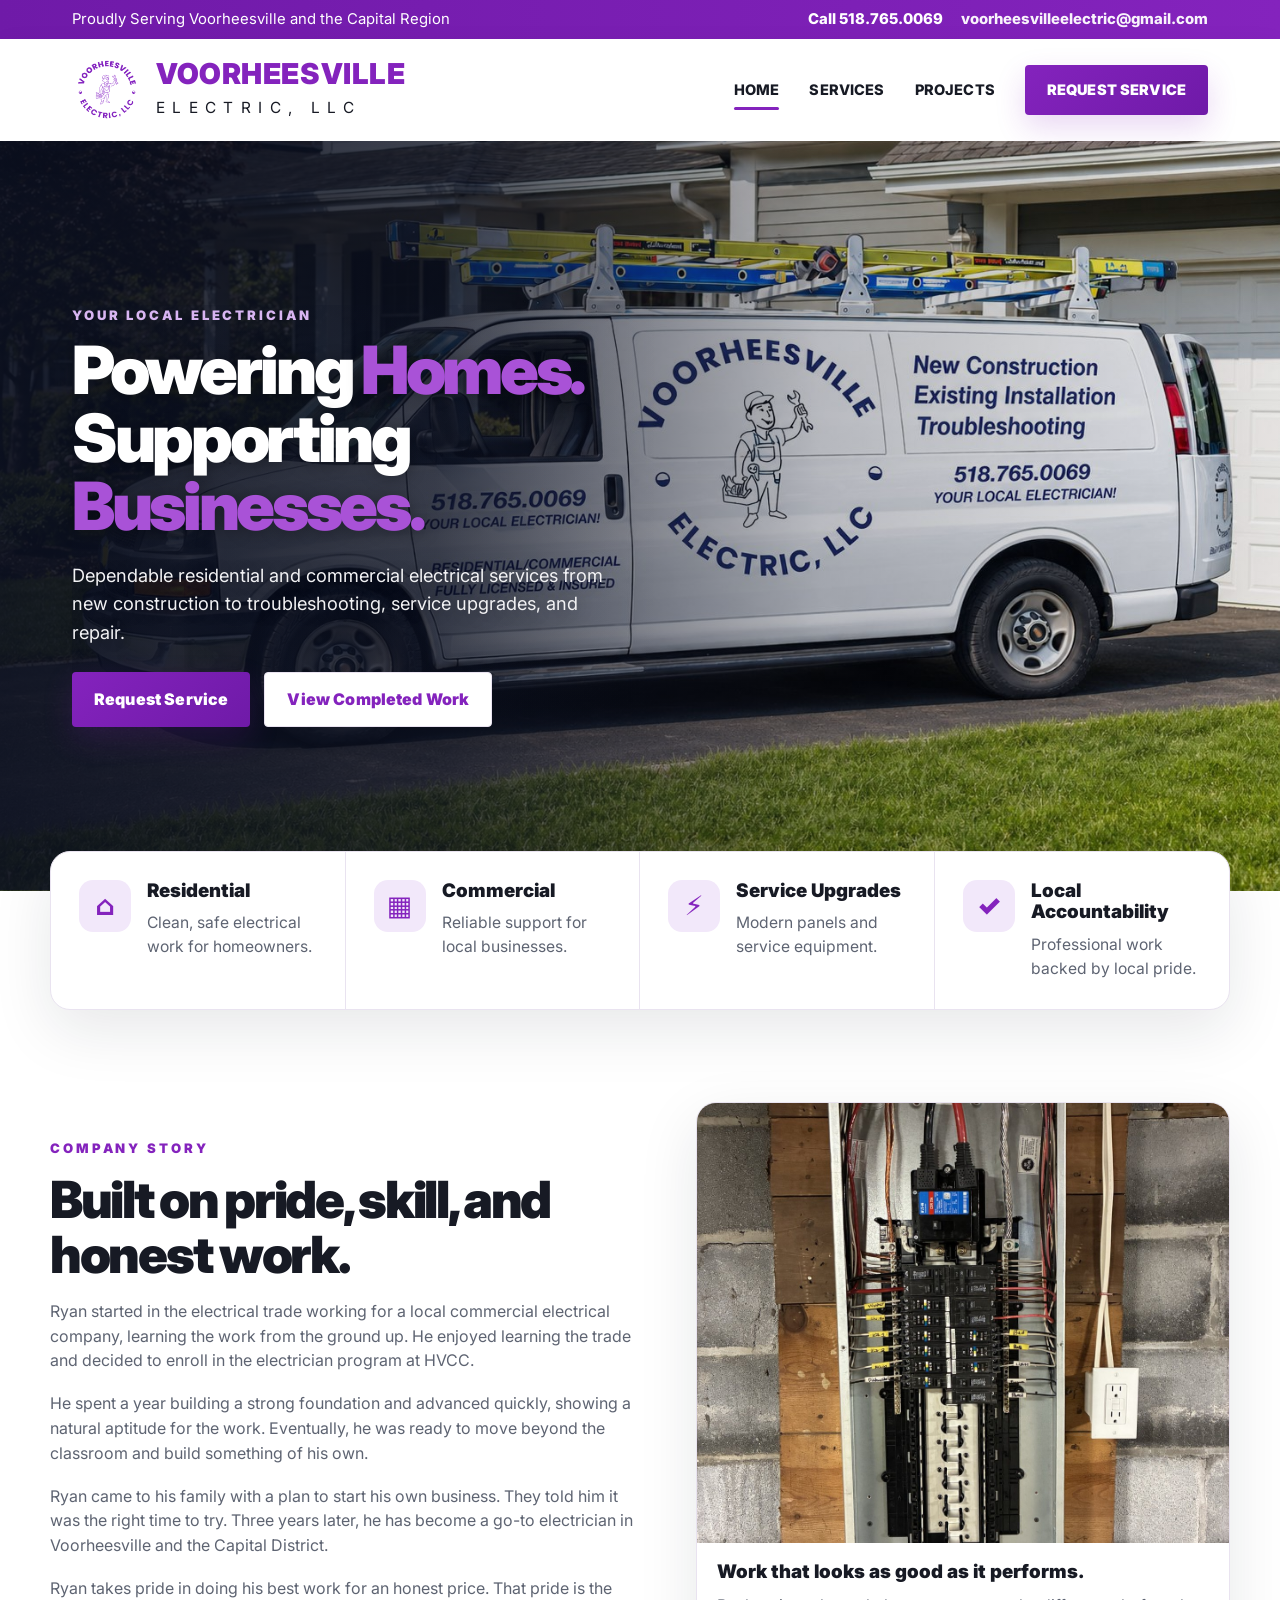
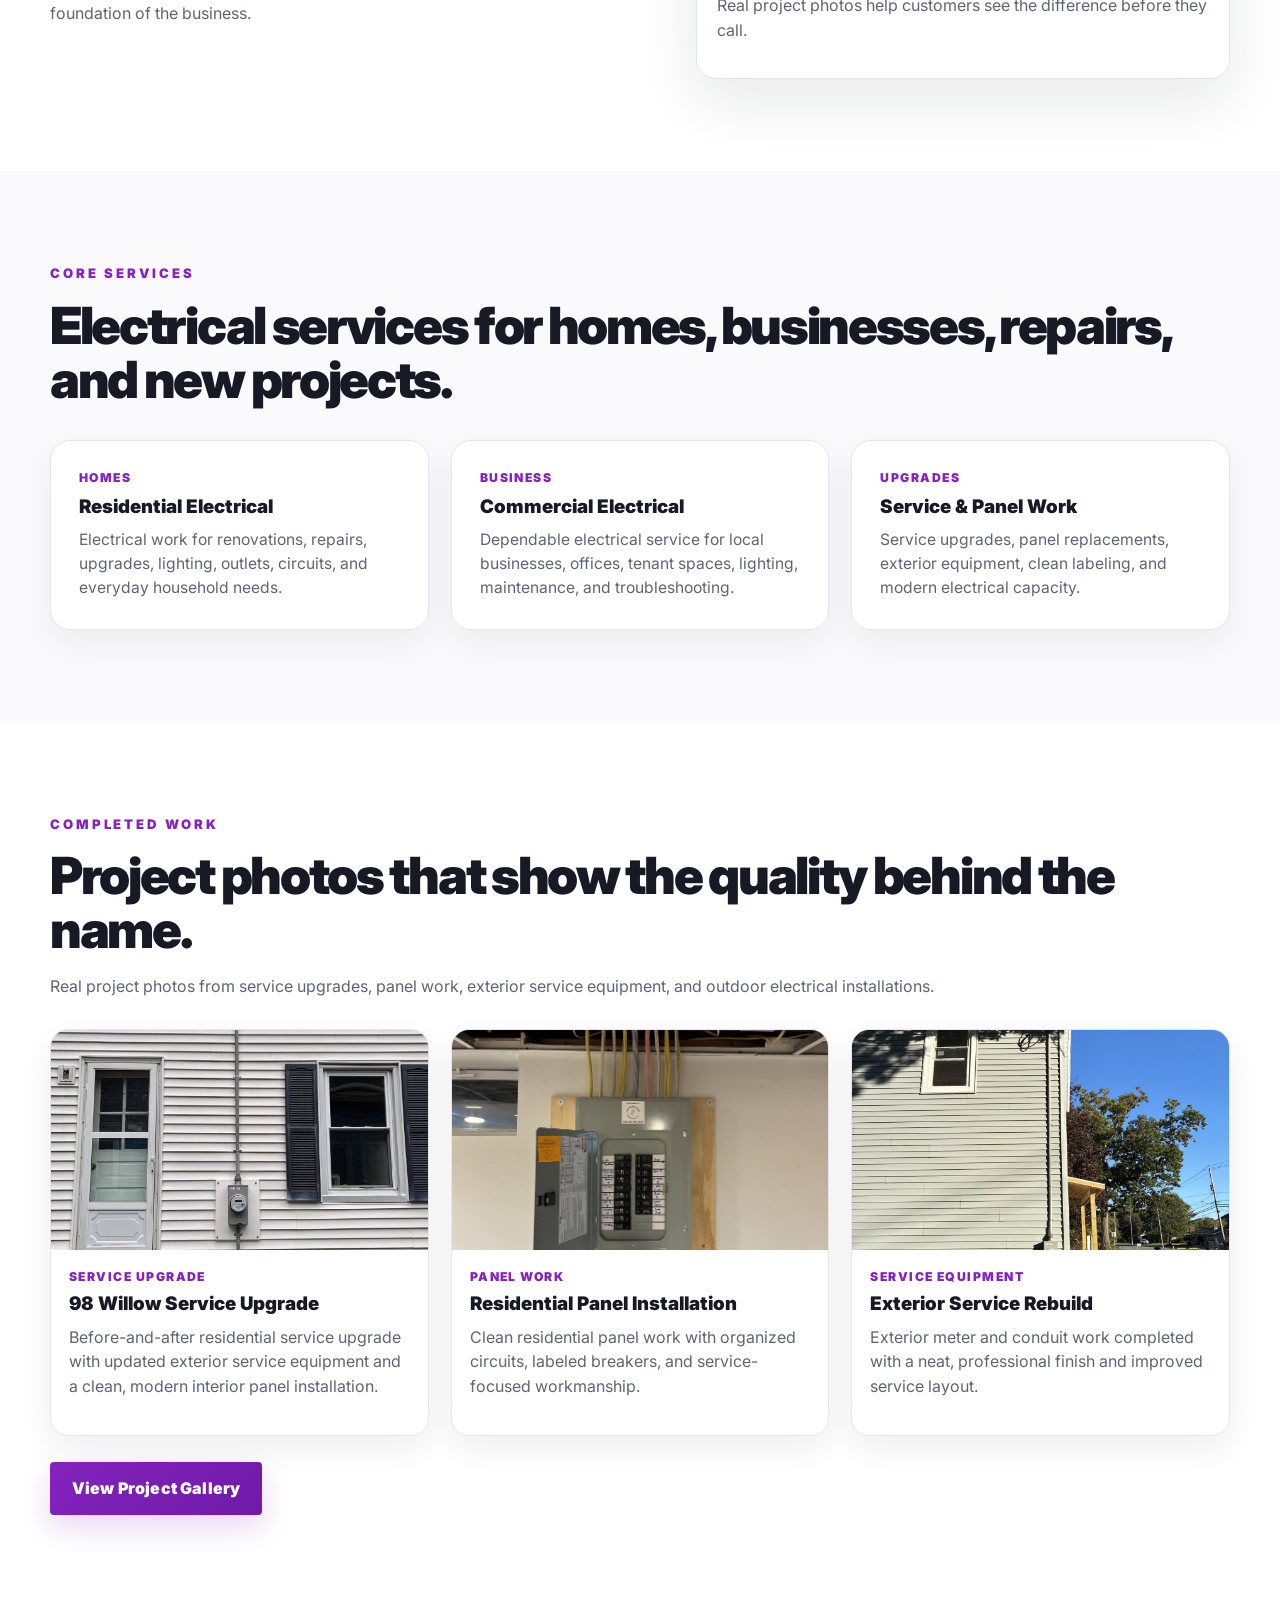
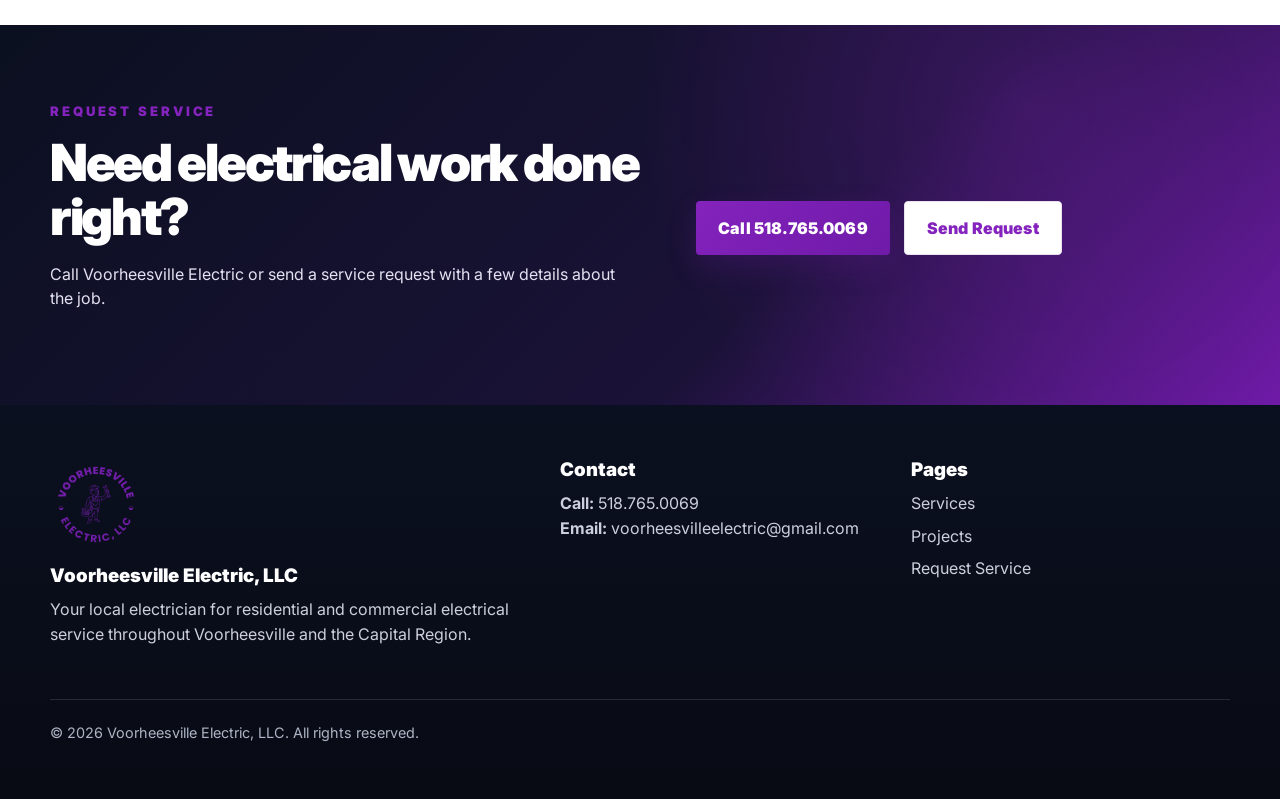
<file: index.html>
<!doctype html>
<html lang="en">
<head>
  <meta charset="utf-8">
  <meta name="viewport" content="width=device-width,initial-scale=1">
  <title>Voorheesville Electric | Residential & Commercial Electrician</title>
  <meta name="description" content="Voorheesville Electric, LLC provides dependable residential and commercial electrical services in Voorheesville and the Capital Region.">
  <link rel="canonical" href="https://www.voorheesvilleelectric.com/">
  <meta property="og:title" content="Voorheesville Electric | Residential & Commercial Electrician">
  <meta property="og:description" content="Voorheesville Electric, LLC provides dependable residential and commercial electrical services in Voorheesville and the Capital Region.">
  <meta property="og:type" content="website">
  <meta property="og:image" content="https://www.voorheesvilleelectric.com/assets/images/hero-van.jpg">
  <link rel="stylesheet" href="style.css">
  <link rel="preconnect" href="https://fonts.googleapis.com">
  <link rel="preconnect" href="https://fonts.gstatic.com" crossorigin>
  <link href="https://fonts.googleapis.com/css2?family=Inter:wght@400;600;700;800;900&display=swap" rel="stylesheet">
</head>
<body>
  <!-- Netlify Forms static blueprint: required so Netlify detects the service-request form during deploy scanning. -->
  <form name="service-request" class="netlify-form-blueprint" method="POST" netlify data-netlify="true" netlify-honeypot="bot-field" data-netlify-honeypot="bot-field" aria-hidden="true">
    <input type="hidden" name="form-name" value="service-request">
    <input name="bot-field">
    <input type="text" name="name">
    <input type="tel" name="phone">
    <input type="email" name="email">
    <input type="text" name="address">
    <select name="service"><option>Residential Electrical</option></select>
    <textarea name="message"></textarea>
  </form>

  <div class="topbar"><div class="wrap"><div>Proudly Serving Voorheesville and the Capital Region</div><div class="top-contact"><a href="tel:+15187650069">Call 518.765.0069</a><span class="top-email"><a href="mailto:voorheesvilleelectric@gmail.com">voorheesvilleelectric@gmail.com</a></span></div></div></div>
  <header class="header">
    <nav class="nav">
      <a class="brand" href="index.html" aria-label="Voorheesville Electric Home">
        <img src="assets/images/logo.png" alt="Voorheesville Electric logo">
        <div><strong>VOORHEESVILLE</strong><span>ELECTRIC, LLC</span></div>
      </a>
      <div class="links"><a href="index.html">HOME</a><a href="services.html">SERVICES</a><a href="projects.html">PROJECTS</a><a class="btn" href="contact.html">REQUEST SERVICE</a></div>
      <button class="menu" type="button" aria-label="Open menu">☰</button>
    </nav>
  </header>
  <main>
<section class="hero">
  <div class="wrap">
    <div class="hero-copy">
      <div class="eyebrow">Your Local Electrician</div>
      <h1>Powering <em>Homes.</em><br>Supporting <em>Businesses.</em></h1>
      <p>Dependable residential and commercial electrical services from new construction to troubleshooting, service upgrades, and repair.</p>
      <div class="hero-actions"><a class="btn" href="contact.html">Request Service</a><a class="btn secondary" href="projects.html">View Completed Work</a></div>
    </div>
  </div>
</section>
<div class="trustbar">
  <div class="trust"><div class="ico">⌂</div><div><h3>Residential</h3><p>Clean, safe electrical work for homeowners.</p></div></div>
  <div class="trust"><div class="ico">▦</div><div><h3>Commercial</h3><p>Reliable support for local businesses.</p></div></div>
  <div class="trust"><div class="ico">⚡</div><div><h3>Service Upgrades</h3><p>Modern panels and service equipment.</p></div></div>
  <div class="trust"><div class="ico">✓</div><div><h3>Local Accountability</h3><p>Professional work backed by local pride.</p></div></div>
</div>
<section>
  <div class="wrap grid">
    <div>
      <div class="eyebrow">Company Story</div>
      <h2>Built on pride, skill, and honest work.</h2>
      <p>Ryan started in the electrical trade working for a local commercial electrical company, learning the work from the ground up. He enjoyed learning the trade and decided to enroll in the electrician program at HVCC.</p>
      <p>He spent a year building a strong foundation and advanced quickly, showing a natural aptitude for the work. Eventually, he was ready to move beyond the classroom and build something of his own.</p>
      <p>Ryan came to his family with a plan to start his own business. They told him it was the right time to try. Three years later, he has become a go-to electrician in Voorheesville and the Capital District.</p>
      <p>Ryan takes pride in doing his best work for an honest price. That pride is the foundation of the business.</p>
    </div>
    <div class="photo-card"><img src="assets/images/projects/98-willow-after-2.jpg" alt="Completed electrical panel upgrade"><div class="cap"><h3>Work that looks as good as it performs.</h3><p>Real project photos help customers see the difference before they call.</p></div></div>
  </div>
</section>
<section class="soft">
  <div class="wrap">
    <div class="eyebrow">Core Services</div>
    <h2>Electrical services for homes, businesses, repairs, and new projects.</h2>
    <div class="cards">
      <div class="card"><div class="mini">Homes</div><h3>Residential Electrical</h3><p>Electrical work for renovations, repairs, upgrades, lighting, outlets, circuits, and everyday household needs.</p></div>
      <div class="card"><div class="mini">Business</div><h3>Commercial Electrical</h3><p>Dependable electrical service for local businesses, offices, tenant spaces, lighting, maintenance, and troubleshooting.</p></div>
      <div class="card"><div class="mini">Upgrades</div><h3>Service & Panel Work</h3><p>Service upgrades, panel replacements, exterior equipment, clean labeling, and modern electrical capacity.</p></div>
    </div>
  </div>
</section>
<section>
  <div class="wrap">
    <div class="eyebrow">Completed Work</div>
    <h2>Project photos that show the quality behind the name.</h2>
    <p>Real project photos from service upgrades, panel work, exterior service equipment, and outdoor electrical installations.</p>
    <div id="featuredProjects" class="featured-projects"></div>
    <p style="margin-top:26px"><a class="btn" href="projects.html">View Project Gallery</a></p>
  </div>
</section>
<section class="dark cta-section">
  <div class="wrap grid">
    <div>
      <div class="eyebrow">Request Service</div>
      <h2>Need electrical work done right?</h2>
      <p>Call Voorheesville Electric or send a service request with a few details about the job.</p>
    </div>
    <div class="hero-actions"><a class="btn" href="tel:+15187650069">Call 518.765.0069</a><a class="btn secondary" href="contact.html">Send Request</a></div>
  </div>
</section>
</main>
  <footer class="footer">
    <div class="wrap">
      <div>
        <img src="assets/images/logo.png" alt="Voorheesville Electric logo">
        <h3>Voorheesville Electric, LLC</h3>
        <p>Your local electrician for residential and commercial electrical service throughout Voorheesville and the Capital Region.</p>
      </div>
      <div>
        <h3>Contact</h3>
        <p><b>Call:</b> <a href="tel:+15187650069">518.765.0069</a><br><b>Email:</b> <a href="mailto:voorheesvilleelectric@gmail.com">voorheesvilleelectric@gmail.com</a></p>
      </div>
      <div>
        <h3>Pages</h3>
        <div class="footlinks">
          <a href="services.html">Services</a>
          <a href="projects.html">Projects</a>
          <a href="contact.html">Request Service</a>
        </div>
      </div>
    </div>
    <div class="wrap copyright">© 2026 Voorheesville Electric, LLC. All rights reserved.</div>
  </footer>
  <div class="lightbox" id="lightbox"><button id="lightboxClose" type="button" aria-label="Close image">×</button><img id="lightboxImg" alt="Project photo enlarged"></div>
  <script src="script.js"></script>
</body>
</html>
</file>
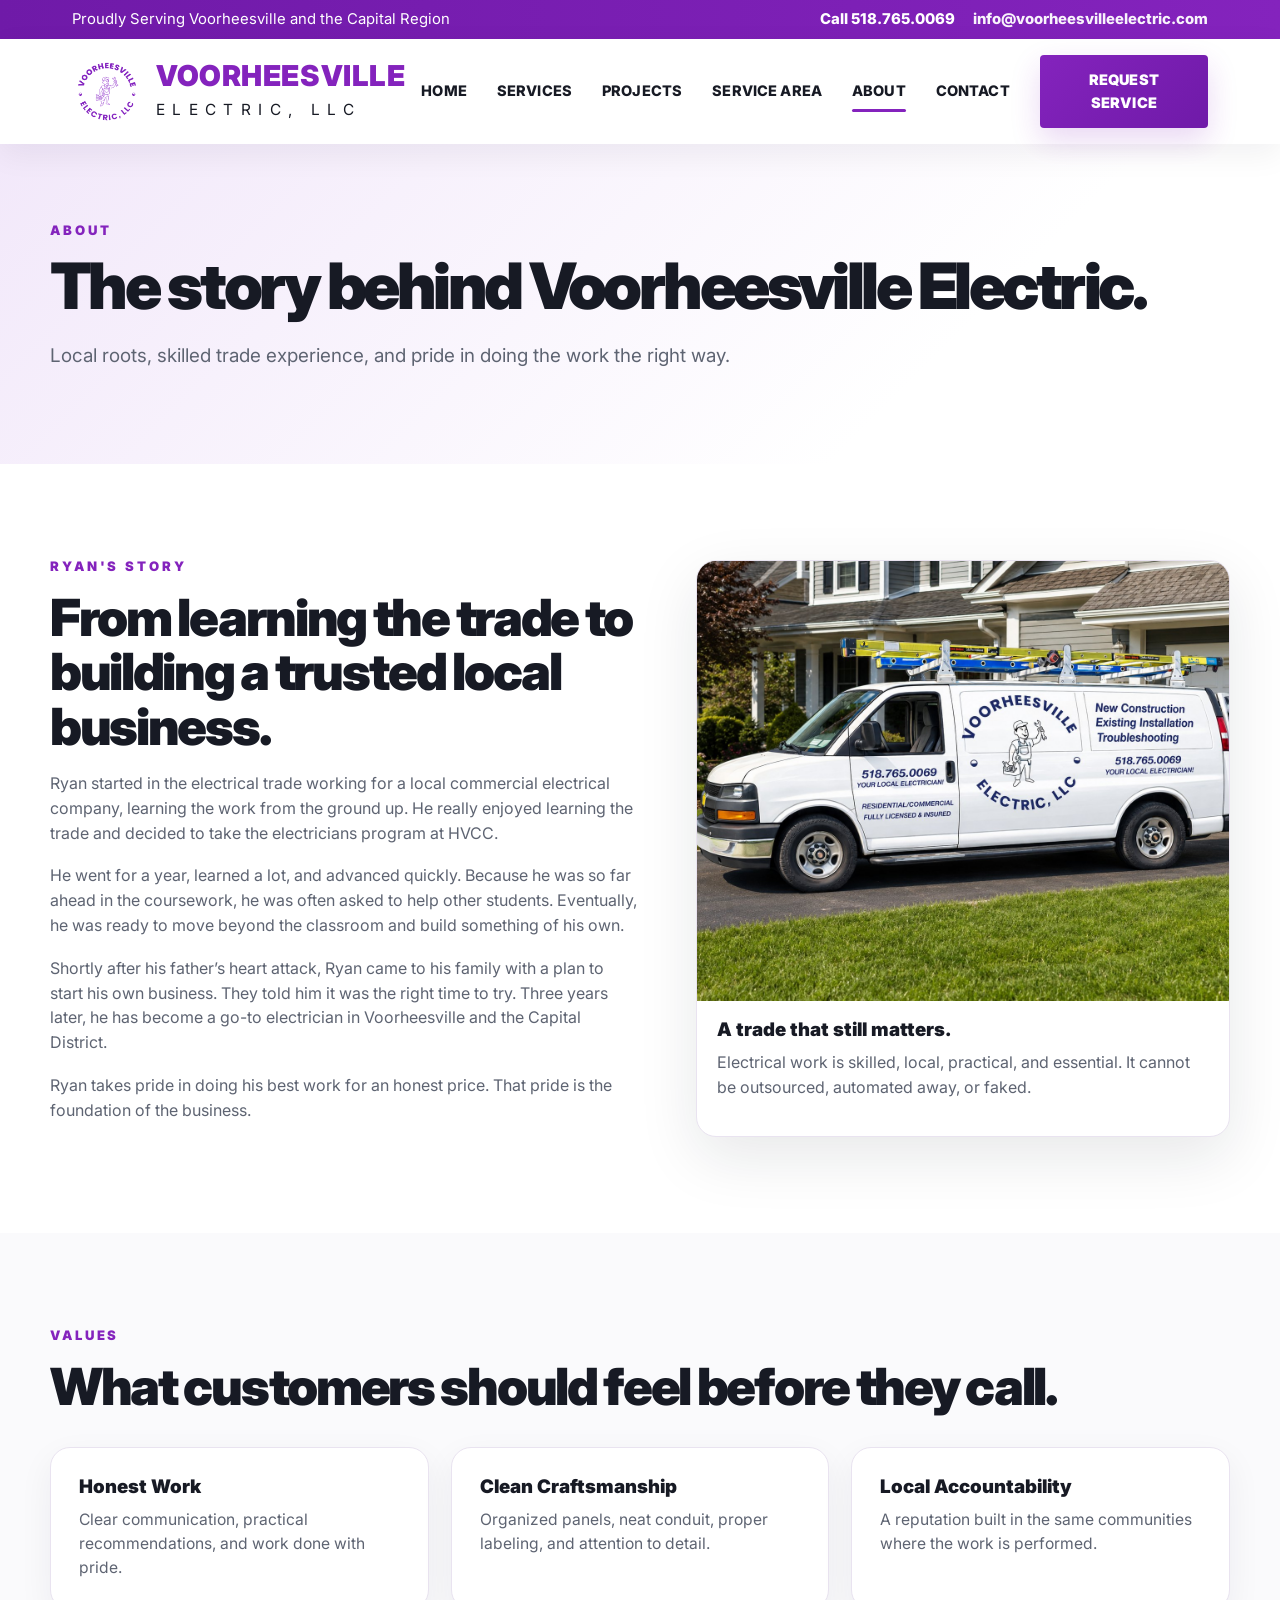
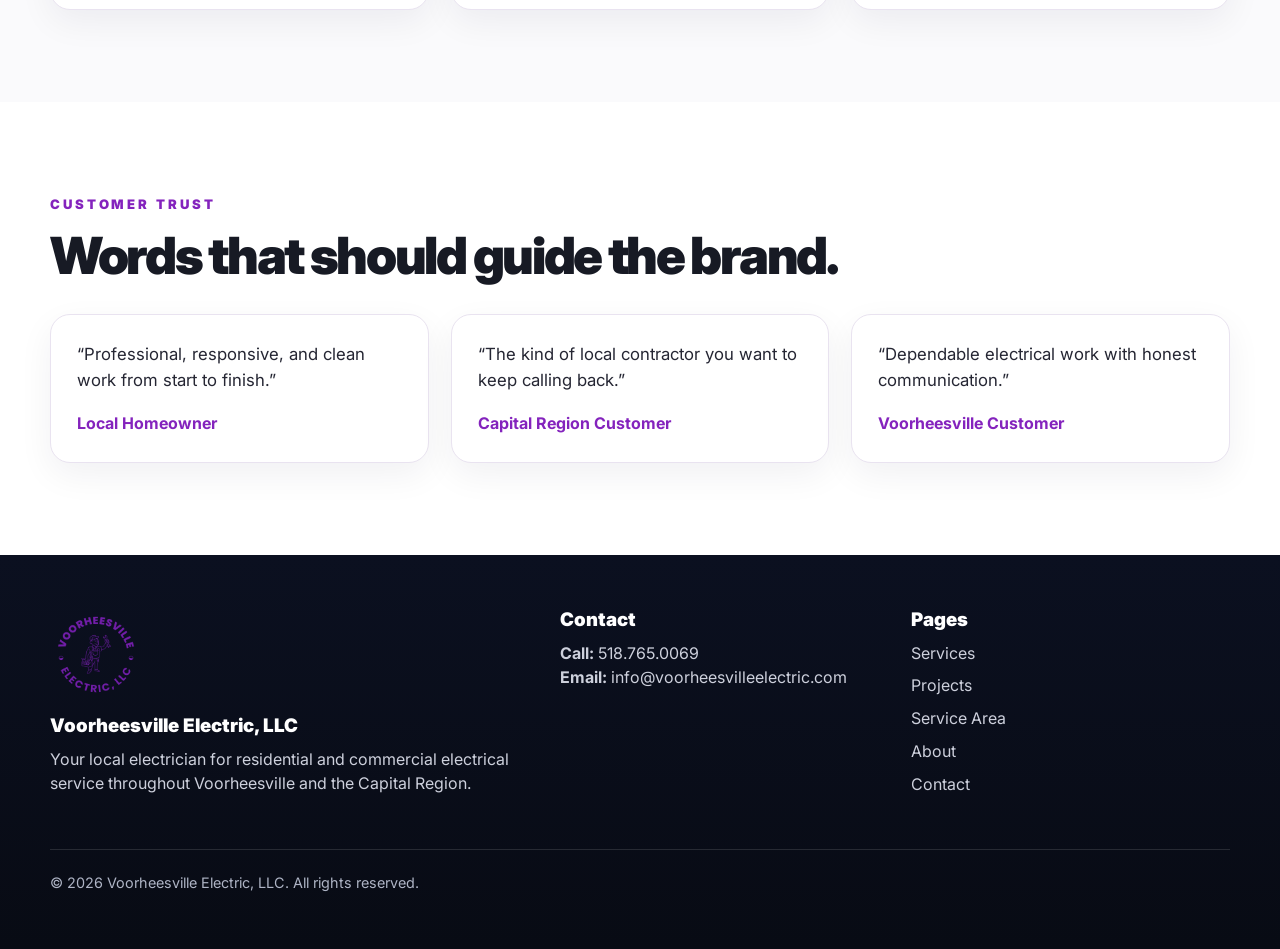
<file: about.html>
<!doctype html>
<html lang="en">
<head>
  <meta charset="utf-8">
  <meta name="viewport" content="width=device-width,initial-scale=1">
  <title>About Voorheesville Electric</title>
  <meta name="description" content="Learn the story behind Voorheesville Electric and Ryan’s commitment to honest, professional electrical work.">
  <link rel="canonical" href="https://www.voorheesvilleelectric.com/about.html">
  <meta property="og:title" content="About Voorheesville Electric">
  <meta property="og:description" content="Learn the story behind Voorheesville Electric and Ryan’s commitment to honest, professional electrical work.">
  <meta property="og:type" content="website">
  <meta property="og:image" content="https://www.voorheesvilleelectric.com/assets/images/hero-van.jpg">
  <link rel="stylesheet" href="style.css">
  <link rel="preconnect" href="https://fonts.googleapis.com">
  <link rel="preconnect" href="https://fonts.gstatic.com" crossorigin>
  <link href="https://fonts.googleapis.com/css2?family=Inter:wght@400;600;700;800;900&display=swap" rel="stylesheet">
</head>
<body>
  <div class="topbar"><div class="wrap"><div>Proudly Serving Voorheesville and the Capital Region</div><div class="top-contact"><a href="tel:+15187650069">Call 518.765.0069</a><span class="top-email"><a href="mailto:info@voorheesvilleelectric.com">info@voorheesvilleelectric.com</a></span></div></div></div>
  <header class="header">
    <nav class="nav">
      <a class="brand" href="index.html" aria-label="Voorheesville Electric Home">
        <img src="assets/images/logo.png" alt="Voorheesville Electric logo">
        <div><strong>VOORHEESVILLE</strong><span>ELECTRIC, LLC</span></div>
      </a>
      <div class="links"><a href="index.html">HOME</a><a href="services.html">SERVICES</a><a href="projects.html">PROJECTS</a><a href="service-area.html">SERVICE AREA</a><a href="about.html">ABOUT</a><a href="contact.html">CONTACT</a><a class="btn" href="contact.html">REQUEST SERVICE</a></div>
      <button class="menu" type="button" aria-label="Open menu">☰</button>
    </nav>
  </header>
  <main>
<section class="pagehead"><div class="wrap"><div class="eyebrow">About</div><h1>The story behind Voorheesville Electric.</h1><p>Local roots, skilled trade experience, and pride in doing the work the right way.</p></div></section>
<section><div class="wrap grid">
  <div>
    <div class="eyebrow">Ryan's Story</div>
    <h2>From learning the trade to building a trusted local business.</h2>
    <p>Ryan started in the electrical trade working for a local commercial electrical company, learning the work from the ground up. He really enjoyed learning the trade and decided to take the electricians program at HVCC.</p>
    <p>He went for a year, learned a lot, and advanced quickly. Because he was so far ahead in the coursework, he was often asked to help other students. Eventually, he was ready to move beyond the classroom and build something of his own.</p>
    <p>Shortly after his father’s heart attack, Ryan came to his family with a plan to start his own business. They told him it was the right time to try. Three years later, he has become a go-to electrician in Voorheesville and the Capital District.</p>
    <p>Ryan takes pride in doing his best work for an honest price. That pride is the foundation of the business.</p>
  </div>
  <div class="photo-card"><img src="assets/images/hero-van.jpg" alt="Voorheesville Electric service van"><div class="cap"><h3>A trade that still matters.</h3><p>Electrical work is skilled, local, practical, and essential. It cannot be outsourced, automated away, or faked.</p></div></div>
</div></section>
<section class="soft"><div class="wrap"><div class="eyebrow">Values</div><h2>What customers should feel before they call.</h2><div class="cards">
  <div class="card"><h3>Honest Work</h3><p>Clear communication, practical recommendations, and work done with pride.</p></div>
  <div class="card"><h3>Clean Craftsmanship</h3><p>Organized panels, neat conduit, proper labeling, and attention to detail.</p></div>
  <div class="card"><h3>Local Accountability</h3><p>A reputation built in the same communities where the work is performed.</p></div>
</div></div></section>
<section><div class="wrap"><div class="eyebrow">Customer Trust</div><h2>Words that should guide the brand.</h2><div id="testimonials" class="testimonials"></div></div></section>
</main>
  <footer class="footer">
    <div class="wrap">
      <div>
        <img src="assets/images/logo.png" alt="Voorheesville Electric logo">
        <h3>Voorheesville Electric, LLC</h3>
        <p>Your local electrician for residential and commercial electrical service throughout Voorheesville and the Capital Region.</p>
      </div>
      <div>
        <h3>Contact</h3>
        <p><b>Call:</b> <a href="tel:+15187650069">518.765.0069</a><br><b>Email:</b> <a href="mailto:info@voorheesvilleelectric.com">info@voorheesvilleelectric.com</a></p>
      </div>
      <div>
        <h3>Pages</h3>
        <div class="footlinks">
          <a href="services.html">Services</a>
          <a href="projects.html">Projects</a>
          <a href="service-area.html">Service Area</a>
          <a href="about.html">About</a>
          <a href="contact.html">Contact</a>
        </div>
      </div>
    </div>
    <div class="wrap copyright">© 2026 Voorheesville Electric, LLC. All rights reserved.</div>
  </footer>
  <div class="lightbox" id="lightbox"><button id="lightboxClose" type="button" aria-label="Close image">×</button><img id="lightboxImg" alt="Project photo enlarged"></div>
  <script src="script.js"></script>
</body>
</html>
</file>
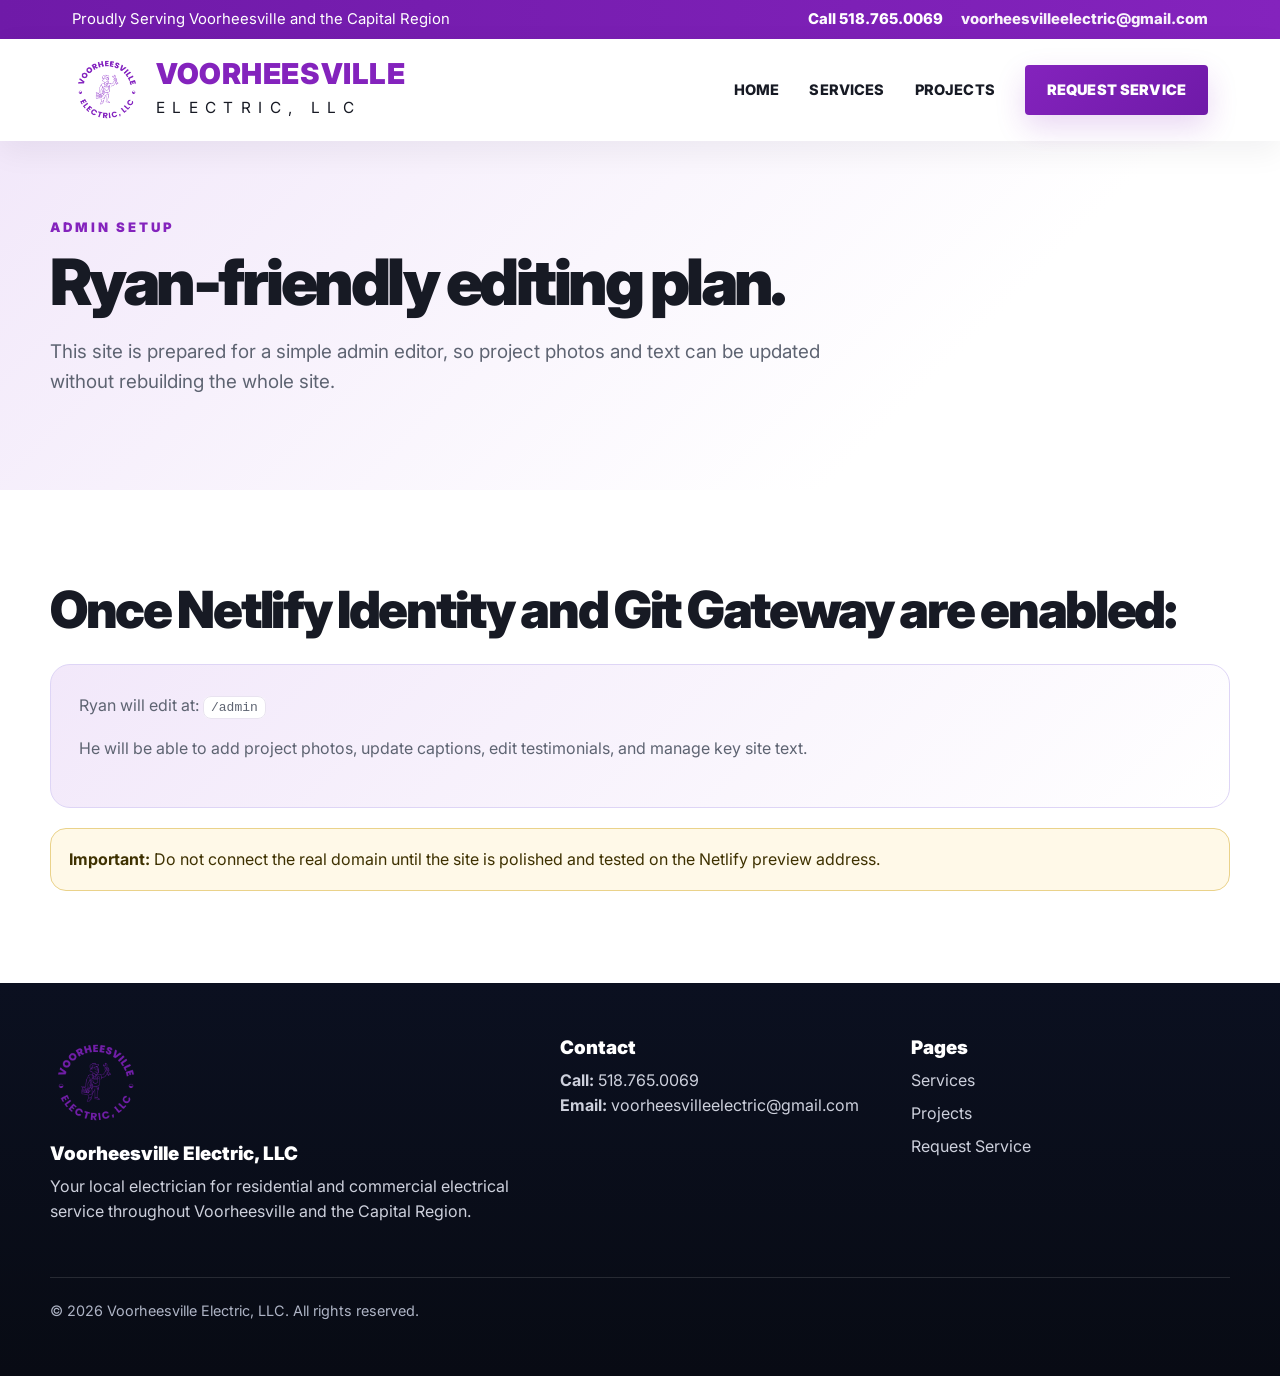
<file: admin-info.html>
<!doctype html>
<html lang="en">
<head>
  <meta charset="utf-8">
  <meta name="viewport" content="width=device-width,initial-scale=1">
  <title>Admin Setup | Voorheesville Electric</title>
  <meta name="description" content="Ryan-friendly editing setup for Voorheesville Electric website.">
  <link rel="canonical" href="https://www.voorheesvilleelectric.com/admin-info.html">
  <meta property="og:title" content="Admin Setup | Voorheesville Electric">
  <meta property="og:description" content="Ryan-friendly editing setup for Voorheesville Electric website.">
  <meta property="og:type" content="website">
  <meta property="og:image" content="https://www.voorheesvilleelectric.com/assets/images/hero-van.jpg">
  <link rel="stylesheet" href="style.css">
  <link rel="preconnect" href="https://fonts.googleapis.com">
  <link rel="preconnect" href="https://fonts.gstatic.com" crossorigin>
  <link href="https://fonts.googleapis.com/css2?family=Inter:wght@400;600;700;800;900&display=swap" rel="stylesheet">
</head>
<body>
  <div class="topbar"><div class="wrap"><div>Proudly Serving Voorheesville and the Capital Region</div><div class="top-contact"><a href="tel:+15187650069">Call 518.765.0069</a><span class="top-email"><a href="mailto:voorheesvilleelectric@gmail.com">voorheesvilleelectric@gmail.com</a></span></div></div></div>
  <header class="header">
    <nav class="nav">
      <a class="brand" href="index.html" aria-label="Voorheesville Electric Home">
        <img src="assets/images/logo.png" alt="Voorheesville Electric logo">
        <div><strong>VOORHEESVILLE</strong><span>ELECTRIC, LLC</span></div>
      </a>
      <div class="links"><a href="index.html">HOME</a><a href="services.html">SERVICES</a><a href="projects.html">PROJECTS</a><a class="btn" href="contact.html">REQUEST SERVICE</a></div>
      <button class="menu" type="button" aria-label="Open menu">☰</button>
    </nav>
  </header>
  <main>
<section class="pagehead"><div class="wrap"><div class="eyebrow">Admin Setup</div><h1>Ryan-friendly editing plan.</h1><p>This site is prepared for a simple admin editor, so project photos and text can be updated without rebuilding the whole site.</p></div></section>
<section><div class="wrap">
  <h2>Once Netlify Identity and Git Gateway are enabled:</h2>
  <div class="admin-callout"><p>Ryan will edit at: <code>/admin</code></p><p>He will be able to add project photos, update captions, edit testimonials, and manage key site text.</p></div>
  <div class="notice"><p><b>Important:</b> Do not connect the real domain until the site is polished and tested on the Netlify preview address.</p></div>
</div></section>
</main>
  <footer class="footer">
    <div class="wrap">
      <div>
        <img src="assets/images/logo.png" alt="Voorheesville Electric logo">
        <h3>Voorheesville Electric, LLC</h3>
        <p>Your local electrician for residential and commercial electrical service throughout Voorheesville and the Capital Region.</p>
      </div>
      <div>
        <h3>Contact</h3>
        <p><b>Call:</b> <a href="tel:+15187650069">518.765.0069</a><br><b>Email:</b> <a href="mailto:voorheesvilleelectric@gmail.com">voorheesvilleelectric@gmail.com</a></p>
      </div>
      <div>
        <h3>Pages</h3>
        <div class="footlinks">
          <a href="services.html">Services</a>
          <a href="projects.html">Projects</a>
          <a href="contact.html">Request Service</a>
        </div>
      </div>
    </div>
    <div class="wrap copyright">© 2026 Voorheesville Electric, LLC. All rights reserved.</div>
  </footer>
  <div class="lightbox" id="lightbox"><button id="lightboxClose" type="button" aria-label="Close image">×</button><img id="lightboxImg" alt="Project photo enlarged"></div>
  <script src="script.js"></script>
</body>
</html>
</file>
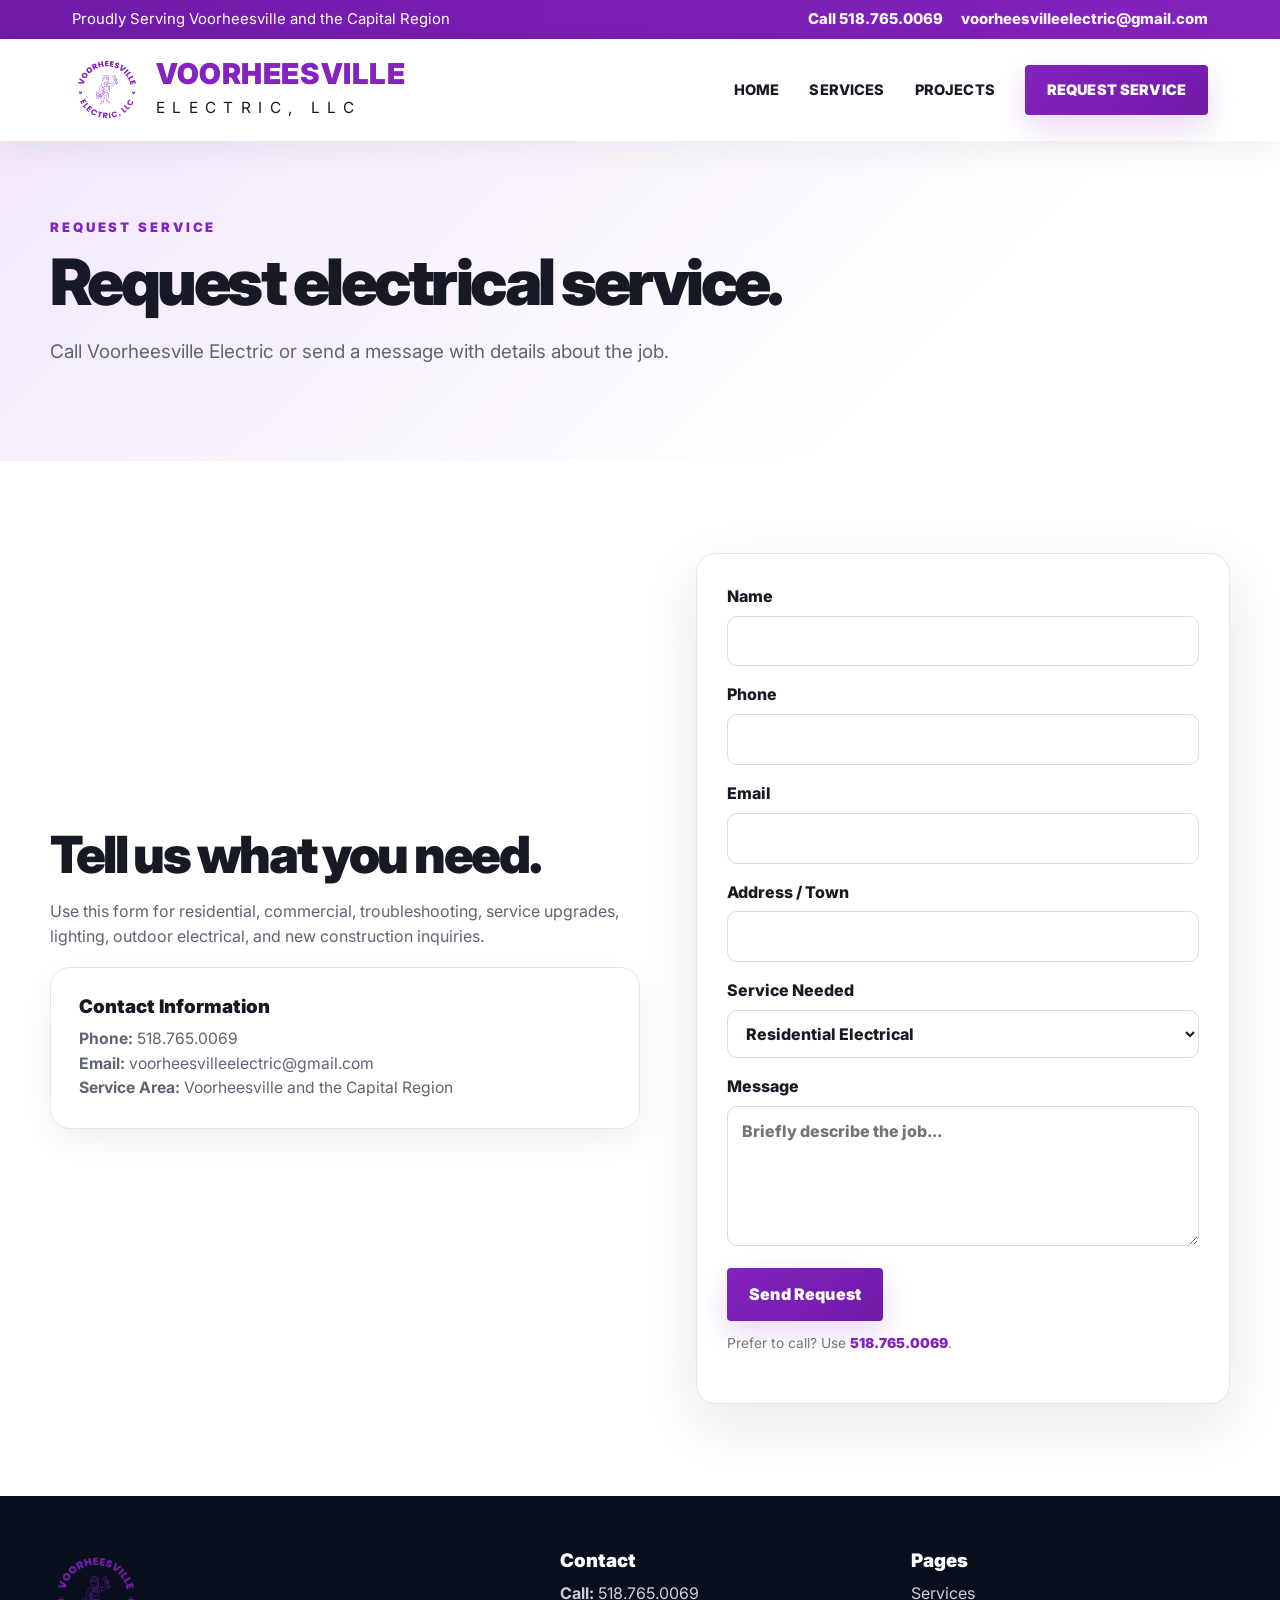
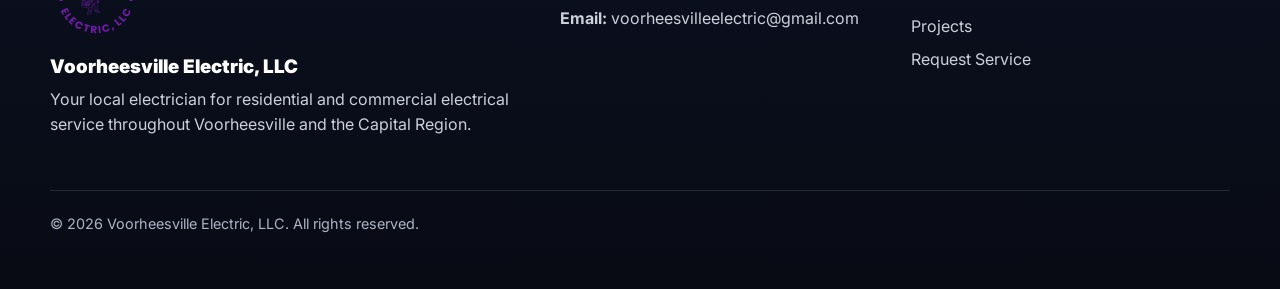
<file: contact.html>
<!doctype html>
<html lang="en">
<head>
  <meta charset="utf-8">
  <meta name="viewport" content="width=device-width,initial-scale=1">
  <title>Request Service | Voorheesville Electric</title>
  <meta name="description" content="Request electrical service from Voorheesville Electric, LLC. Send details about residential, commercial, panel, repair, outdoor, or new construction electrical work.">
  <link rel="canonical" href="https://www.voorheesvilleelectric.com/contact.html">
  <meta property="og:title" content="Request Service | Voorheesville Electric">
  <meta property="og:description" content="Request electrical service from Voorheesville Electric, LLC.">
  <meta property="og:type" content="website">
  <meta property="og:image" content="https://www.voorheesvilleelectric.com/assets/images/hero-van.jpg">
  <link rel="stylesheet" href="style.css">
  <link rel="preconnect" href="https://fonts.googleapis.com">
  <link rel="preconnect" href="https://fonts.gstatic.com" crossorigin>
  <link href="https://fonts.googleapis.com/css2?family=Inter:wght@400;600;700;800;900&display=swap" rel="stylesheet">
</head>
<body>
  <!-- Netlify Forms static blueprint: required so Netlify detects the service-request form during deploy scanning. -->
  <form name="service-request" class="netlify-form-blueprint" method="POST" netlify data-netlify="true" netlify-honeypot="bot-field" data-netlify-honeypot="bot-field" aria-hidden="true">
    <input type="hidden" name="form-name" value="service-request">
    <input name="bot-field">
    <input type="text" name="name">
    <input type="tel" name="phone">
    <input type="email" name="email">
    <input type="text" name="address">
    <select name="service"><option>Residential Electrical</option></select>
    <textarea name="message"></textarea>
  </form>

  <div class="topbar"><div class="wrap"><div>Proudly Serving Voorheesville and the Capital Region</div><div class="top-contact"><a href="tel:+15187650069">Call 518.765.0069</a><span class="top-email"><a href="mailto:voorheesvilleelectric@gmail.com">voorheesvilleelectric@gmail.com</a></span></div></div></div>
  <header class="header">
    <nav class="nav">
      <a class="brand" href="index.html" aria-label="Voorheesville Electric Home">
        <img src="assets/images/logo.png" alt="Voorheesville Electric logo">
        <div><strong>VOORHEESVILLE</strong><span>ELECTRIC, LLC</span></div>
      </a>
      <div class="links"><a href="index.html">HOME</a><a href="services.html">SERVICES</a><a href="projects.html">PROJECTS</a><a class="btn" href="contact.html">REQUEST SERVICE</a></div>
      <button class="menu" type="button" aria-label="Open menu">☰</button>
    </nav>
  </header>
  <main>
<section class="pagehead"><div class="wrap"><div class="eyebrow">Request Service</div><h1>Request electrical service.</h1><p>Call Voorheesville Electric or send a message with details about the job.</p></div></section>
<section><div class="wrap grid">
  <div>
    <h2>Tell us what you need.</h2>
    <p>Use this form for residential, commercial, troubleshooting, service upgrades, lighting, outdoor electrical, and new construction inquiries.</p>
    <div class="card"><h3>Contact Information</h3><p><b>Phone:</b> <a href="tel:+15187650069">518.765.0069</a></p><p><b>Email:</b> <a href="mailto:voorheesvilleelectric@gmail.com">voorheesvilleelectric@gmail.com</a></p><p><b>Service Area:</b> Voorheesville and the Capital Region</p></div>
  </div>
  <form class="formbox" id="serviceRequestForm" name="service-request" method="POST" netlify data-netlify="true" netlify-honeypot="bot-field" data-netlify-honeypot="bot-field">
    <input type="hidden" name="form-name" value="service-request">
    <p class="bot-field"><label>Do not fill this out <input name="bot-field"></label></p>
    <label>Name<input name="name" required></label>
    <label>Phone<input name="phone" required></label>
    <label>Email<input name="email" type="email"></label>
    <label>Address / Town<input name="address"></label>
    <label>Service Needed<select name="service"><option>Residential Electrical</option><option>Commercial Electrical</option><option>Panel / Service Upgrade</option><option>Troubleshooting / Repair</option><option>Outdoor Electrical</option><option>New Construction / Renovation</option><option>Other</option></select></label>
    <label>Message<textarea name="message" required placeholder="Briefly describe the job..."></textarea></label>
    <button class="btn" type="submit">Send Request</button>
    <p class="fineprint">Prefer to call? Use <a href="tel:+15187650069">518.765.0069</a>.</p>

    <div class="form-success" id="formSuccess" role="status" hidden>
      <h3>Request received.</h3>
      <p>Thank you. Your service request has been submitted. Voorheesville Electric will follow up as soon as possible.</p>
    </div>
    <div class="form-error" id="formError" role="alert" hidden>
      <h3>Something did not submit correctly.</h3>
      <p>Please call <a href="tel:+15187650069">518.765.0069</a> or email <a href="mailto:voorheesvilleelectric@gmail.com">voorheesvilleelectric@gmail.com</a>.</p>
    </div>
  </form>
</div></section>
</main>
  <footer class="footer">
    <div class="wrap">
      <div>
        <img src="assets/images/logo.png" alt="Voorheesville Electric logo">
        <h3>Voorheesville Electric, LLC</h3>
        <p>Your local electrician for residential and commercial electrical service throughout Voorheesville and the Capital Region.</p>
      </div>
      <div>
        <h3>Contact</h3>
        <p><b>Call:</b> <a href="tel:+15187650069">518.765.0069</a><br><b>Email:</b> <a href="mailto:voorheesvilleelectric@gmail.com">voorheesvilleelectric@gmail.com</a></p>
      </div>
      <div>
        <h3>Pages</h3>
        <div class="footlinks">
          <a href="services.html">Services</a>
          <a href="projects.html">Projects</a>
          <a href="contact.html">Request Service</a>
        </div>
      </div>
    </div>
    <div class="wrap copyright">© 2026 Voorheesville Electric, LLC. All rights reserved.</div>
  </footer>
  <div class="lightbox" id="lightbox"><button id="lightboxClose" type="button" aria-label="Close image">×</button><img id="lightboxImg" alt="Project photo enlarged"></div>
  <script src="script.js"></script>
</body>
</html>
</file>
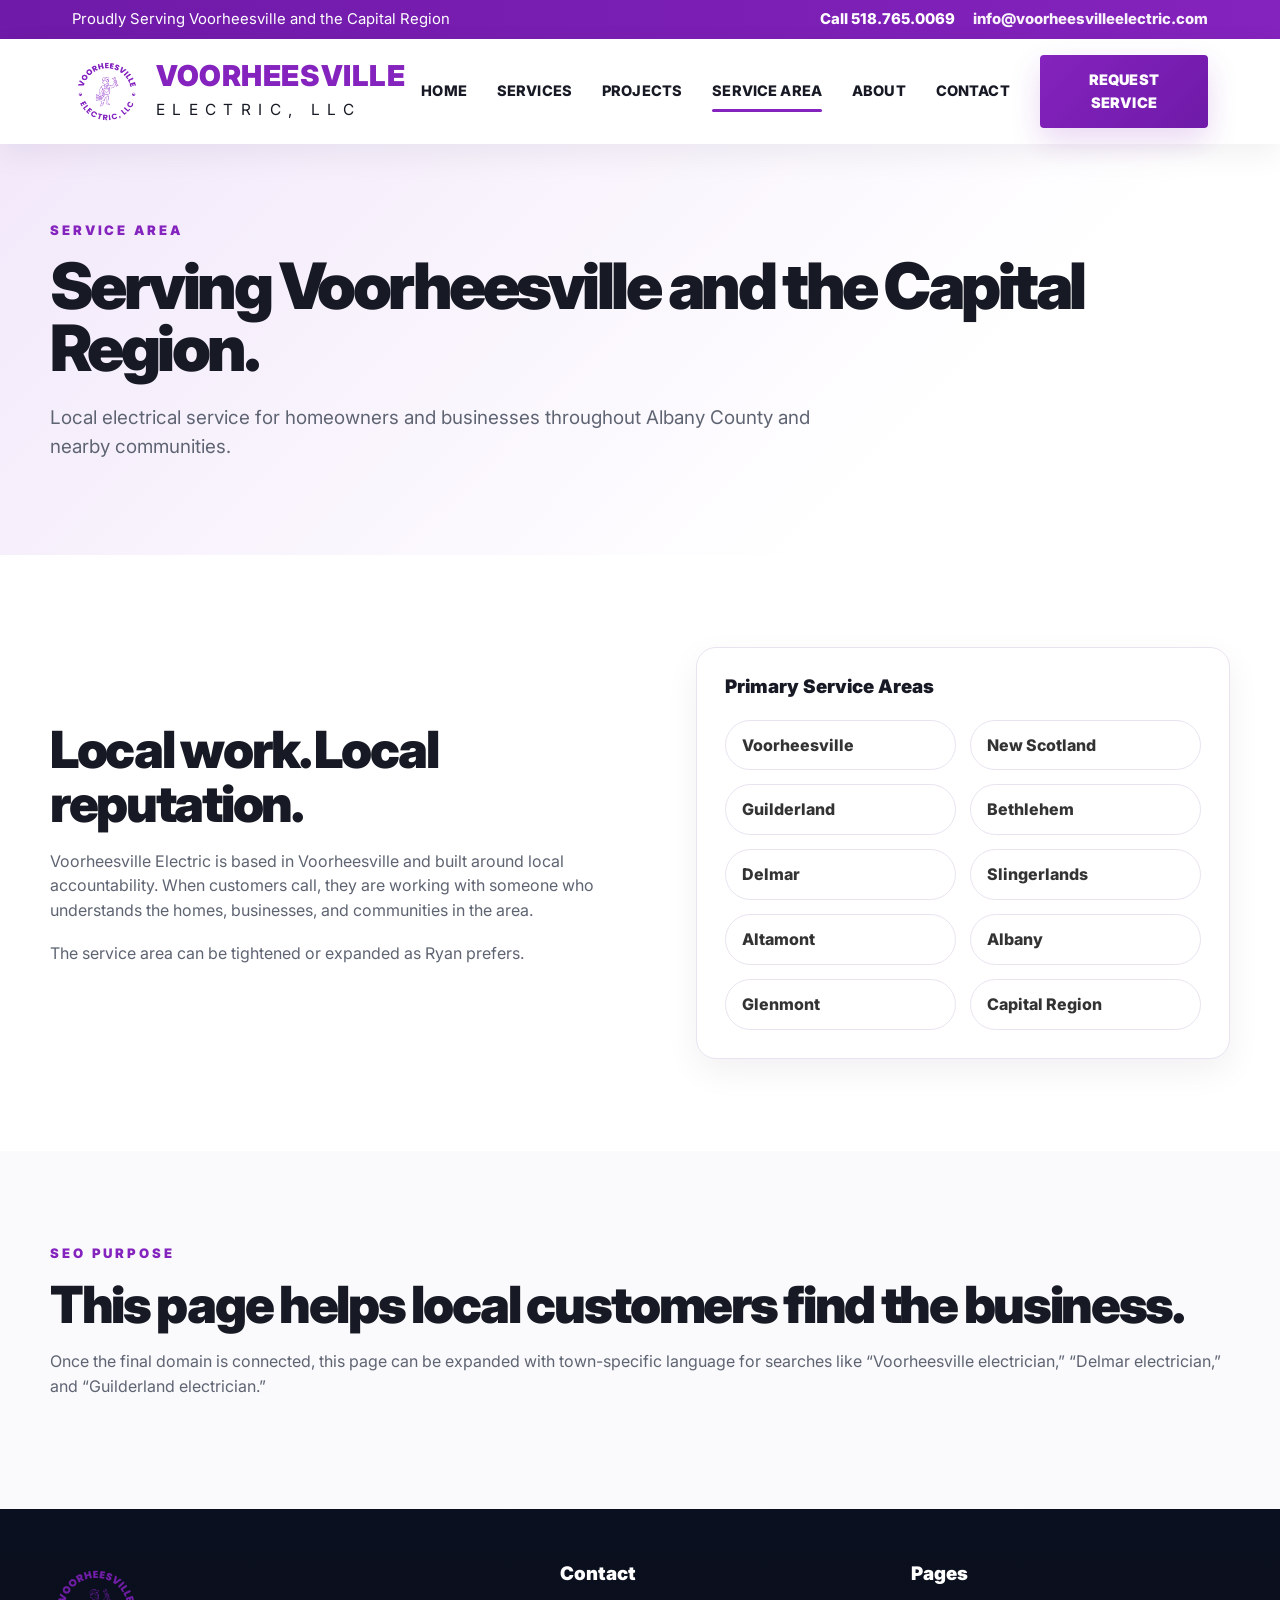
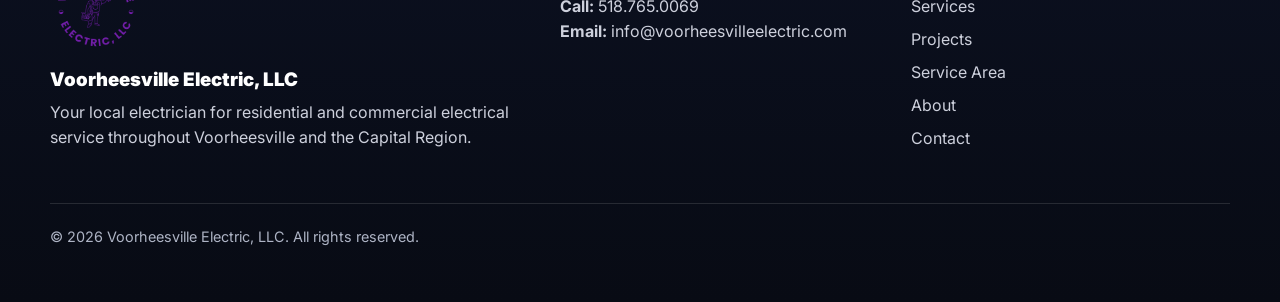
<file: service-area.html>
<!doctype html>
<html lang="en">
<head>
  <meta charset="utf-8">
  <meta name="viewport" content="width=device-width,initial-scale=1">
  <title>Service Area | Voorheesville Electric</title>
  <meta name="description" content="Voorheesville Electric serves Voorheesville, Albany County and the greater Capital Region.">
  <link rel="canonical" href="https://www.voorheesvilleelectric.com/service-area.html">
  <meta property="og:title" content="Service Area | Voorheesville Electric">
  <meta property="og:description" content="Voorheesville Electric serves Voorheesville, Albany County and the greater Capital Region.">
  <meta property="og:type" content="website">
  <meta property="og:image" content="https://www.voorheesvilleelectric.com/assets/images/hero-van.jpg">
  <link rel="stylesheet" href="style.css">
  <link rel="preconnect" href="https://fonts.googleapis.com">
  <link rel="preconnect" href="https://fonts.gstatic.com" crossorigin>
  <link href="https://fonts.googleapis.com/css2?family=Inter:wght@400;600;700;800;900&display=swap" rel="stylesheet">
</head>
<body>
  <div class="topbar"><div class="wrap"><div>Proudly Serving Voorheesville and the Capital Region</div><div class="top-contact"><a href="tel:+15187650069">Call 518.765.0069</a><span class="top-email"><a href="mailto:info@voorheesvilleelectric.com">info@voorheesvilleelectric.com</a></span></div></div></div>
  <header class="header">
    <nav class="nav">
      <a class="brand" href="index.html" aria-label="Voorheesville Electric Home">
        <img src="assets/images/logo.png" alt="Voorheesville Electric logo">
        <div><strong>VOORHEESVILLE</strong><span>ELECTRIC, LLC</span></div>
      </a>
      <div class="links"><a href="index.html">HOME</a><a href="services.html">SERVICES</a><a href="projects.html">PROJECTS</a><a href="service-area.html">SERVICE AREA</a><a href="about.html">ABOUT</a><a href="contact.html">CONTACT</a><a class="btn" href="contact.html">REQUEST SERVICE</a></div>
      <button class="menu" type="button" aria-label="Open menu">☰</button>
    </nav>
  </header>
  <main>
<section class="pagehead"><div class="wrap"><div class="eyebrow">Service Area</div><h1>Serving Voorheesville and the Capital Region.</h1><p>Local electrical service for homeowners and businesses throughout Albany County and nearby communities.</p></div></section>
<section><div class="wrap grid">
  <div><h2>Local work. Local reputation.</h2><p>Voorheesville Electric is based in Voorheesville and built around local accountability. When customers call, they are working with someone who understands the homes, businesses, and communities in the area.</p><p>The service area can be tightened or expanded as Ryan prefers.</p></div>
  <div class="card"><h3>Primary Service Areas</h3><div class="split-list"><div class="pill">Voorheesville</div><div class="pill">New Scotland</div><div class="pill">Guilderland</div><div class="pill">Bethlehem</div><div class="pill">Delmar</div><div class="pill">Slingerlands</div><div class="pill">Altamont</div><div class="pill">Albany</div><div class="pill">Glenmont</div><div class="pill">Capital Region</div></div></div>
</div></section>
<section class="soft"><div class="wrap"><div class="eyebrow">SEO Purpose</div><h2>This page helps local customers find the business.</h2><p>Once the final domain is connected, this page can be expanded with town-specific language for searches like “Voorheesville electrician,” “Delmar electrician,” and “Guilderland electrician.”</p></div></section>
</main>
  <footer class="footer">
    <div class="wrap">
      <div>
        <img src="assets/images/logo.png" alt="Voorheesville Electric logo">
        <h3>Voorheesville Electric, LLC</h3>
        <p>Your local electrician for residential and commercial electrical service throughout Voorheesville and the Capital Region.</p>
      </div>
      <div>
        <h3>Contact</h3>
        <p><b>Call:</b> <a href="tel:+15187650069">518.765.0069</a><br><b>Email:</b> <a href="mailto:info@voorheesvilleelectric.com">info@voorheesvilleelectric.com</a></p>
      </div>
      <div>
        <h3>Pages</h3>
        <div class="footlinks">
          <a href="services.html">Services</a>
          <a href="projects.html">Projects</a>
          <a href="service-area.html">Service Area</a>
          <a href="about.html">About</a>
          <a href="contact.html">Contact</a>
        </div>
      </div>
    </div>
    <div class="wrap copyright">© 2026 Voorheesville Electric, LLC. All rights reserved.</div>
  </footer>
  <div class="lightbox" id="lightbox"><button id="lightboxClose" type="button" aria-label="Close image">×</button><img id="lightboxImg" alt="Project photo enlarged"></div>
  <script src="script.js"></script>
</body>
</html>
</file>
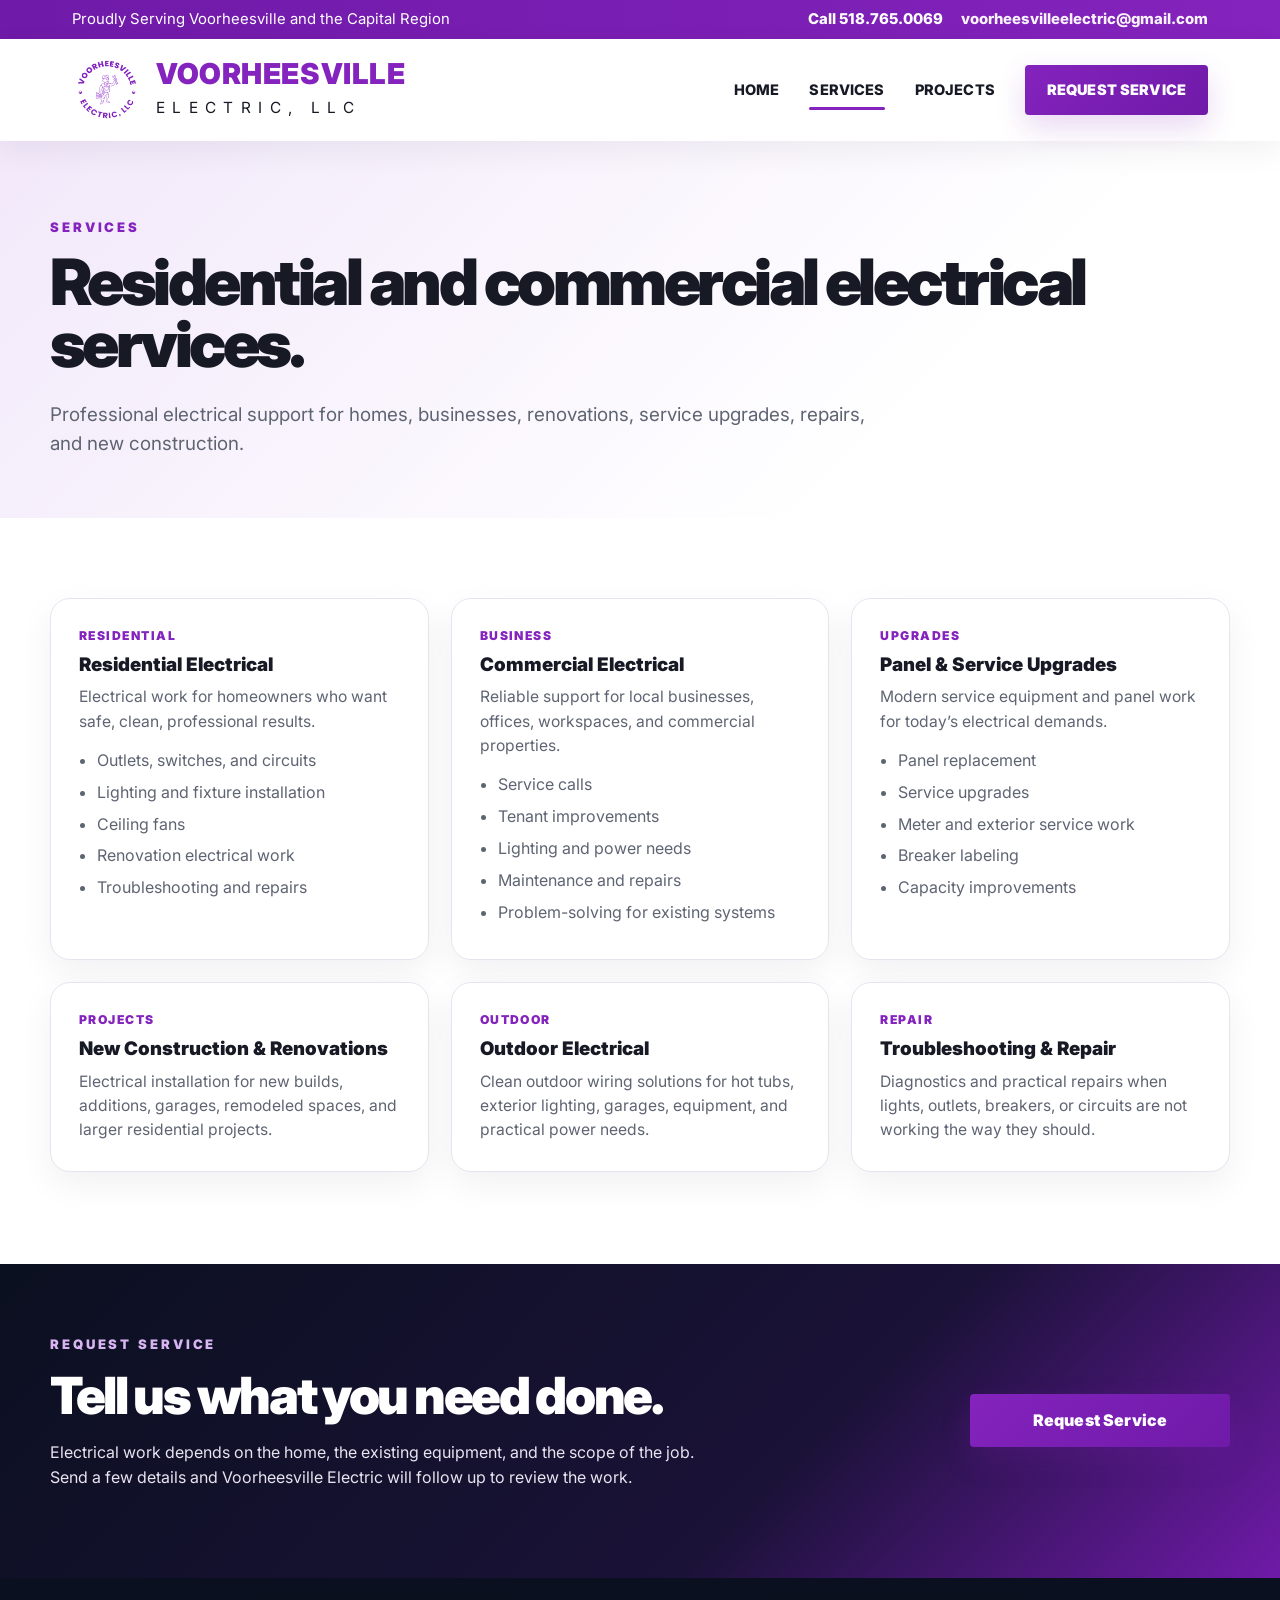
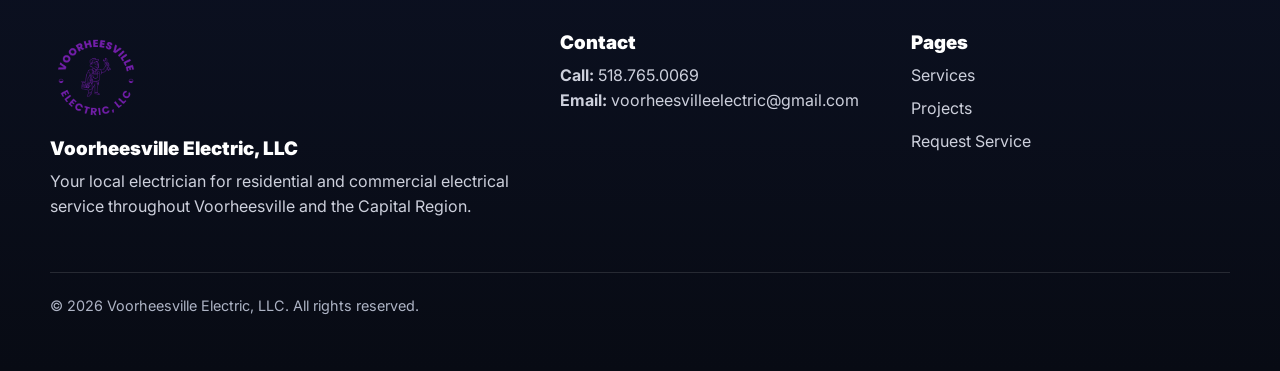
<file: services.html>
<!doctype html>
<html lang="en">
<head>
  <meta charset="utf-8">
  <meta name="viewport" content="width=device-width,initial-scale=1">
  <title>Electrical Services | Voorheesville Electric</title>
  <meta name="description" content="Residential, commercial, service upgrades, troubleshooting, outdoor electrical and new construction electrical services.">
  <link rel="canonical" href="https://www.voorheesvilleelectric.com/services.html">
  <meta property="og:title" content="Electrical Services | Voorheesville Electric">
  <meta property="og:description" content="Residential, commercial, service upgrades, troubleshooting, outdoor electrical and new construction electrical services.">
  <meta property="og:type" content="website">
  <meta property="og:image" content="https://www.voorheesvilleelectric.com/assets/images/hero-van.jpg">
  <link rel="stylesheet" href="style.css">
  <link rel="preconnect" href="https://fonts.googleapis.com">
  <link rel="preconnect" href="https://fonts.gstatic.com" crossorigin>
  <link href="https://fonts.googleapis.com/css2?family=Inter:wght@400;600;700;800;900&display=swap" rel="stylesheet">
</head>
<body>
  <div class="topbar"><div class="wrap"><div>Proudly Serving Voorheesville and the Capital Region</div><div class="top-contact"><a href="tel:+15187650069">Call 518.765.0069</a><span class="top-email"><a href="mailto:voorheesvilleelectric@gmail.com">voorheesvilleelectric@gmail.com</a></span></div></div></div>
  <header class="header">
    <nav class="nav">
      <a class="brand" href="index.html" aria-label="Voorheesville Electric Home">
        <img src="assets/images/logo.png" alt="Voorheesville Electric logo">
        <div><strong>VOORHEESVILLE</strong><span>ELECTRIC, LLC</span></div>
      </a>
      <div class="links"><a href="index.html">HOME</a><a href="services.html">SERVICES</a><a href="projects.html">PROJECTS</a><a class="btn" href="contact.html">REQUEST SERVICE</a></div>
      <button class="menu" type="button" aria-label="Open menu">☰</button>
    </nav>
  </header>
  <main>
<section class="pagehead services-pagehead"><div class="wrap"><div class="eyebrow">Services</div><h1>Residential and commercial electrical services.</h1><p>Professional electrical support for homes, businesses, renovations, service upgrades, repairs, and new construction.</p></div></section>
<section class="services-list-section"><div class="wrap cards">
  <div class="card"><div class="mini">Residential</div><h3>Residential Electrical</h3><p>Electrical work for homeowners who want safe, clean, professional results.</p><ul><li>Outlets, switches, and circuits</li><li>Lighting and fixture installation</li><li>Ceiling fans</li><li>Renovation electrical work</li><li>Troubleshooting and repairs</li></ul></div>
  <div class="card"><div class="mini">Business</div><h3>Commercial Electrical</h3><p>Reliable support for local businesses, offices, workspaces, and commercial properties.</p><ul><li>Service calls</li><li>Tenant improvements</li><li>Lighting and power needs</li><li>Maintenance and repairs</li><li>Problem-solving for existing systems</li></ul></div>
  <div class="card"><div class="mini">Upgrades</div><h3>Panel & Service Upgrades</h3><p>Modern service equipment and panel work for today’s electrical demands.</p><ul><li>Panel replacement</li><li>Service upgrades</li><li>Meter and exterior service work</li><li>Breaker labeling</li><li>Capacity improvements</li></ul></div>
  <div class="card"><div class="mini">Projects</div><h3>New Construction & Renovations</h3><p>Electrical installation for new builds, additions, garages, remodeled spaces, and larger residential projects.</p></div>
  <div class="card"><div class="mini">Outdoor</div><h3>Outdoor Electrical</h3><p>Clean outdoor wiring solutions for hot tubs, exterior lighting, garages, equipment, and practical power needs.</p></div>
  <div class="card"><div class="mini">Repair</div><h3>Troubleshooting & Repair</h3><p>Diagnostics and practical repairs when lights, outlets, breakers, or circuits are not working the way they should.</p></div>
</div></section>
<section class="service-cta-section">
  <div class="wrap service-cta-card">
    <div>
      <div class="eyebrow">Request Service</div>
      <h2>Tell us what you need done.</h2>
      <p>Electrical work depends on the home, the existing equipment, and the scope of the job. Send a few details and Voorheesville Electric will follow up to review the work.</p>
    </div>
    <a class="btn" href="contact.html">Request Service</a>
  </div>
</section>
</main>
  <footer class="footer">
    <div class="wrap">
      <div>
        <img src="assets/images/logo.png" alt="Voorheesville Electric logo">
        <h3>Voorheesville Electric, LLC</h3>
        <p>Your local electrician for residential and commercial electrical service throughout Voorheesville and the Capital Region.</p>
      </div>
      <div>
        <h3>Contact</h3>
        <p><b>Call:</b> <a href="tel:+15187650069">518.765.0069</a><br><b>Email:</b> <a href="mailto:voorheesvilleelectric@gmail.com">voorheesvilleelectric@gmail.com</a></p>
      </div>
      <div>
        <h3>Pages</h3>
        <div class="footlinks">
          <a href="services.html">Services</a>
          <a href="projects.html">Projects</a>
          <a href="contact.html">Request Service</a>
        </div>
      </div>
    </div>
    <div class="wrap copyright">© 2026 Voorheesville Electric, LLC. All rights reserved.</div>
  </footer>
  <div class="lightbox" id="lightbox"><button id="lightboxClose" type="button" aria-label="Close image">×</button><img id="lightboxImg" alt="Project photo enlarged"></div>
  <script src="script.js"></script>
</body>
</html>
</file>
<file: style.css>
:root{
  --purple:#8423BD;
  --purple-dark:#6F1AA8;
  --purple-soft:#F2E8FA;
  --purple-tint:#C9A1E8;
  --ink:#171A24;
  --muted:#5E6472;
  --line:#E9E3F0;
  --paper:#FFFFFF;
  --charcoal:#0B1020;
  --soft:#FAFAFC;
  --shadow:0 20px 60px rgba(23,26,36,.10);
  --shadow-purple:0 12px 30px rgba(132,35,189,.18);
  --radius:20px;
  --max:1180px;
}
*{box-sizing:border-box}
html{scroll-behavior:smooth}
body{margin:0;font-family:Inter,system-ui,-apple-system,Segoe UI,Arial,sans-serif;color:var(--ink);background:var(--paper);line-height:1.55}
a{color:inherit;text-decoration:none}
img{max-width:100%;display:block}
button,input,textarea,select{font:inherit;color:inherit}
.topbar{background:linear-gradient(90deg,var(--purple-dark),var(--purple));color:#fff;font-size:.93rem}
.topbar .wrap{max-width:var(--max);margin:auto;padding:8px 22px;display:flex;justify-content:space-between;gap:20px;align-items:center}
.header{background:#fff;position:sticky;top:0;z-index:50;box-shadow:0 10px 30px rgba(11,16,32,.06)}
.nav{max-width:var(--max);margin:auto;padding:16px 22px;display:flex;align-items:center;justify-content:space-between;gap:22px}
.brand{display:flex;align-items:center;gap:14px;min-width:305px}
.brand img{width:70px;height:70px;object-fit:contain}
.brand strong{display:block;font-size:1.8rem;line-height:1;font-weight:900;color:var(--purple);letter-spacing:.02em}
.brand span{display:block;letter-spacing:.48em;font-size:.96rem;color:var(--ink);margin-top:7px}
.links{display:flex;align-items:center;gap:24px;font-weight:800;font-size:.91rem;letter-spacing:.01em}
.links a:not(.btn){position:relative;white-space:nowrap}
.links a:not(.btn)::after{content:"";position:absolute;left:0;right:0;bottom:-9px;height:3px;border-radius:99px;background:var(--purple);transform:scaleX(0);transition:.18s}
.links a:hover::after,.links a.active::after{transform:scaleX(1)}
.btn{display:inline-flex;align-items:center;justify-content:center;border:0;border-radius:4px;background:linear-gradient(135deg,var(--purple),var(--purple-dark));color:white;font-weight:900;letter-spacing:.01em;padding:14px 22px;box-shadow:var(--shadow-purple);cursor:pointer;text-align:center}
.btn:hover{transform:translateY(-1px)}
.btn.secondary{background:#fff;color:var(--purple);border:1px solid var(--line);box-shadow:none}
.btn.dark{background:var(--ink)}
.menu{display:none;background:#fff;border:1px solid var(--line);color:var(--purple);font-size:1.4rem;padding:8px 12px;border-radius:10px}
.hero{min-height:670px;background-image:linear-gradient(90deg,rgba(0,0,0,.82) 0%,rgba(0,0,0,.62) 36%,rgba(0,0,0,.10) 70%,rgba(0,0,0,.05) 100%),url('assets/images/hero-van.jpg');background-position:center;background-size:cover;display:grid;align-items:center;color:#fff}
.hero .wrap{max-width:var(--max);margin:auto;width:100%;padding:72px 22px}
.hero-copy{max-width:660px}
.eyebrow{text-transform:uppercase;letter-spacing:.22em;font-size:.82rem;font-weight:900;color:var(--purple);margin-bottom:14px}
.hero .eyebrow{color:var(--purple-tint)}
h1{font-size:clamp(2.4rem,6vw,5.8rem);line-height:.97;margin:0 0 24px;font-weight:950;letter-spacing:-.055em}
h1 em{font-style:normal;color:var(--purple)}
h2{font-size:clamp(1.9rem,4vw,3.25rem);line-height:1.06;margin:0 0 18px;font-weight:950;letter-spacing:-.045em}
h3{line-height:1.15;margin:0 0 10px;font-weight:900}
p{margin:0 0 18px;color:var(--muted)}
.hero p{font-size:1.25rem;color:#f2f2f4;max-width:560px}
.hero-actions{display:flex;gap:14px;flex-wrap:wrap;margin-top:30px}
.trustbar{background:#fff;box-shadow:var(--shadow);max-width:var(--max);margin:-48px auto 0;position:relative;z-index:3;border-radius:var(--radius);display:grid;grid-template-columns:repeat(4,1fr);overflow:hidden}
.trust{padding:28px;border-right:1px solid var(--line);display:flex;gap:16px;align-items:flex-start}
.trust:last-child{border-right:0}
.ico{width:52px;height:52px;flex:0 0 auto;display:grid;place-items:center;border-radius:14px;background:var(--purple-soft);color:var(--purple);font-size:1.7rem;font-weight:900}
.trust p,.card p,.project p{font-size:.98rem;margin:0;color:var(--muted)}
section{padding:92px 22px}
.wrap{max-width:var(--max);margin:auto}
.grid{display:grid;grid-template-columns:1.05fr .95fr;gap:56px;align-items:center}
.grid.reverse{grid-template-columns:.95fr 1.05fr}
.soft{background:var(--soft)}
.dark{background:linear-gradient(135deg,var(--charcoal),#1A1237 58%,var(--purple-dark));color:#fff}
.dark p{color:#e5e1f2}
.cards{display:grid;grid-template-columns:repeat(3,1fr);gap:22px;margin-top:34px}
.card{background:#fff;border:1px solid var(--line);border-radius:var(--radius);padding:28px;box-shadow:0 12px 35px rgba(22,17,45,.06)}
.card ul{padding-left:18px;margin:14px 0 0;color:var(--muted)}
.card li{margin:7px 0}.card .mini{color:var(--purple);font-weight:900;text-transform:uppercase;letter-spacing:.12em;font-size:.76rem;margin-bottom:8px}
.photo-card{border-radius:var(--radius);overflow:hidden;box-shadow:var(--shadow);background:#fff;border:1px solid var(--line)}
.photo-card img{width:100%;height:440px;object-fit:cover}.photo-card .cap{padding:18px 20px}
.pagehead{padding:76px 22px;background:linear-gradient(135deg,var(--purple-soft),#fff)}
.pagehead h1{font-size:clamp(2.4rem,5vw,4.8rem);color:var(--ink)}
.pagehead p{font-size:1.18rem;max-width:820px}.split-list{display:grid;grid-template-columns:repeat(2,1fr);gap:14px;margin-top:22px}.pill{background:#fff;border:1px solid var(--line);border-radius:999px;padding:12px 16px;font-weight:800;color:#333}
.project-tools{display:flex;gap:12px;flex-wrap:wrap;margin:34px 0}.filter{border:1px solid var(--line);background:#fff;border-radius:999px;padding:10px 16px;cursor:pointer;font-weight:800;color:var(--purple-dark)}.filter.active{background:var(--purple);color:white;border-color:var(--purple)}
.projects-grid{display:grid;grid-template-columns:repeat(2,1fr);gap:28px}.project{background:#fff;border:1px solid var(--line);border-radius:var(--radius);overflow:hidden;box-shadow:0 14px 45px rgba(22,17,45,.08)}
.project-hero{height:330px;background:#eee;position:relative;overflow:hidden}.project-hero img{width:100%;height:100%;object-fit:cover;transition:.2s}.project:hover .project-hero img{transform:scale(1.025)}
.badge{position:absolute;left:16px;top:16px;background:rgba(255,255,255,.94);color:var(--purple);font-weight:900;border-radius:999px;padding:8px 13px;font-size:.78rem;text-transform:uppercase;letter-spacing:.1em}.project-body{padding:24px}.gallery-row{display:grid;grid-template-columns:repeat(4,1fr);gap:10px;margin-top:18px}.thumb{height:96px;border-radius:12px;overflow:hidden;border:1px solid var(--line);cursor:pointer;background:#f1f1f3}.thumb img{width:100%;height:100%;object-fit:cover}.ba{display:grid;grid-template-columns:1fr 1fr;gap:12px;margin-top:16px}.ba h4{margin:0 0 8px;font-size:.8rem;color:var(--purple);text-transform:uppercase;letter-spacing:.13em}.video-card{margin-top:14px;border:1px solid var(--line);border-radius:14px;overflow:hidden;background:#000}.video-card video{width:100%;display:block;max-height:480px}
.featured-projects{display:grid;grid-template-columns:repeat(3,1fr);gap:22px;margin-top:30px}.featured-project{background:#fff;border:1px solid var(--line);border-radius:18px;overflow:hidden;box-shadow:0 12px 35px rgba(22,17,45,.07)}.featured-project img{height:220px;width:100%;object-fit:cover}.featured-project div{padding:18px}.featured-project span{display:block;color:var(--purple);font-weight:900;font-size:.76rem;text-transform:uppercase;letter-spacing:.12em;margin-bottom:6px}
.testimonials{display:grid;grid-template-columns:repeat(3,1fr);gap:22px;margin-top:32px}.quote{background:#fff;border:1px solid var(--line);border-radius:var(--radius);padding:26px;box-shadow:0 12px 35px rgba(22,17,45,.06)}.quote p{font-size:1.05rem;color:#252633}.quote b{color:var(--purple)}
.formbox{background:#fff;border:1px solid var(--line);border-radius:var(--radius);padding:30px;box-shadow:var(--shadow)}label{display:block;font-weight:800;margin:0 0 16px}input,textarea,select{width:100%;border:1px solid #d8dbe3;border-radius:10px;padding:12px 14px;margin-top:7px;background:#fff}textarea{min-height:140px;resize:vertical}.fineprint{font-size:.86rem;color:#777;margin-top:12px}
.footer{background:linear-gradient(180deg,var(--charcoal),#070B16);color:#fff;padding:54px 22px}.footer .wrap{display:grid;grid-template-columns:1.2fr .8fr .8fr;gap:32px}.footer p,.footer a{color:#cdd0dc}.footer img{width:92px;margin-bottom:14px}.footlinks{display:grid;gap:8px}.copyright{border-top:1px solid rgba(255,255,255,.12);margin-top:35px;padding-top:22px;color:#aeb4c5;font-size:.9rem}
.lightbox{display:none;position:fixed;inset:0;background:rgba(0,0,0,.87);z-index:99;align-items:center;justify-content:center;padding:30px}.lightbox.open{display:flex}.lightbox img{max-height:88vh;max-width:94vw;border-radius:12px}.lightbox button{position:absolute;right:22px;top:18px;background:#fff;border:0;border-radius:999px;width:42px;height:42px;font-size:1.5rem;cursor:pointer}
.notice{background:#fff9e8;border:1px solid #ead28a;border-radius:16px;padding:18px;color:#3e3100;margin-top:20px}.notice p{color:#3e3100;margin:0}.admin-callout{background:linear-gradient(135deg,var(--purple-soft),#fff);border:1px solid #ded5f6;border-radius:var(--radius);padding:28px;margin-top:28px}.admin-callout code{background:#fff;border:1px solid var(--line);border-radius:8px;padding:3px 7px}
@media (max-width:980px){.links{display:none}.menu{display:block}.links.open{display:flex;position:absolute;top:100%;left:0;right:0;background:#fff;flex-direction:column;align-items:flex-start;padding:20px 24px;box-shadow:0 25px 45px rgba(0,0,0,.12)}.nav{position:relative}.brand{min-width:0}.brand strong{font-size:1.35rem}.brand span{letter-spacing:.28em;font-size:.78rem}.brand img{width:58px;height:58px}.topbar .wrap{display:block;text-align:center}.topbar .wrap div+div{margin-top:4px}.hero{min-height:620px;background-position:center right}.trustbar{grid-template-columns:1fr 1fr;margin:0;border-radius:0}.trust{border-bottom:1px solid var(--line)}.grid,.grid.reverse{grid-template-columns:1fr}.cards,.projects-grid,.featured-projects,.testimonials{grid-template-columns:1fr 1fr}.footer .wrap{grid-template-columns:1fr}.photo-card img{height:340px}}
@media (max-width:640px){section{padding:64px 18px}.nav{padding:12px 16px}.brand strong{font-size:1.04rem}.brand span{font-size:.65rem;letter-spacing:.18em}.hero .wrap{padding:50px 18px}.hero p{font-size:1.05rem}.trustbar{grid-template-columns:1fr}.trust{border-right:0}.cards,.projects-grid,.featured-projects,.testimonials,.split-list{grid-template-columns:1fr}.project-hero{height:260px}.gallery-row{grid-template-columns:repeat(2,1fr)}.ba{grid-template-columns:1fr}.hero-actions{display:grid}.btn{width:100%}.footer{padding:44px 18px}.topbar .wrap{font-size:.82rem}h1{letter-spacing:-.04em}}


/* Version 4 cleanup: less repetition, cleaner mobile, tighter project cards */
.top-contact{display:flex;align-items:center;gap:18px;font-weight:800}
.top-email{opacity:.95}
.projects-section{padding-top:56px}
.project-intro{max-width:860px;margin-bottom:28px}
.project-intro h2{font-size:clamp(1.55rem,3vw,2.35rem);margin-bottom:10px}
.project-toggle{margin-top:14px;border:1px solid var(--purple);background:#fff;color:var(--purple);font-weight:900;border-radius:999px;padding:10px 16px;cursor:pointer}
.project-toggle:hover{background:var(--purple-soft)}
.project-details{margin-top:18px;border-top:1px solid var(--line);padding-top:18px}
.project-details[hidden]{display:none!important}.video-list{margin-top:16px}.video-card video{max-height:360px}.cta-section{padding:76px 22px}.footer .btn{display:none}
@media (max-width:980px){.hero{min-height:560px}.top-contact{justify-content:center}.project-tools{margin-top:20px}}
@media (max-width:640px){
  .topbar .wrap{padding:8px 14px}.top-email{display:none}.top-contact{margin-top:3px}.hero{min-height:520px;background-position:61% center}.hero .wrap{padding:44px 22px}.hero-copy{max-width:100%}h1{font-size:clamp(2.15rem,12vw,3.6rem)}.hero p{font-size:1rem;max-width:92%;line-height:1.45}.hero-actions{margin-top:22px}.trust{padding:24px 22px}.project-tools{gap:10px}.filter{padding:10px 14px}.projects-grid{gap:24px}.project-body{padding:22px}.project-hero{height:245px}.project-details .ba{gap:18px}.video-card video{max-height:420px}.footer .wrap{gap:24px}.footer{padding-top:42px}.cta-section{padding:58px 22px}
}


/* Version 5 palette refresh: logo-anchored purple system */
.topbar a:hover,.footer a:hover,.footlinks a:hover{color:#fff}
.btn.secondary:hover{background:var(--purple-soft);border-color:#D8C4EA}
.card,.project,.featured-project,.quote,.formbox,.photo-card{background:var(--paper)}
.notice{background:#FFF9E8;border:1px solid #EAD28A;border-radius:16px;padding:18px;color:#3E3100;margin-top:20px}
.notice p{color:#3E3100;margin:0}


/* Version 5 final polish: readability, mobile spacing, clean footer */
.hero{
  min-height:620px;
  background-image:
    linear-gradient(90deg,rgba(11,16,32,.92) 0%,rgba(11,16,32,.78) 34%,rgba(11,16,32,.28) 64%,rgba(11,16,32,.08) 100%),
    url('assets/images/hero-van.jpg');
}
.hero-copy{
  background:linear-gradient(90deg,rgba(11,16,32,.28),rgba(11,16,32,0));
  border-radius:18px;
}
.hero h1,.hero p{
  text-shadow:0 2px 16px rgba(0,0,0,.34);
}
.hero .eyebrow{
  color:#D8B5F2;
}
.hero h1 em{
  color:#A952D7;
}
.btn{
  transition:transform .16s ease, box-shadow .16s ease, background .16s ease;
}
.btn:hover{
  box-shadow:0 16px 36px rgba(132,35,189,.24);
}
.btn.secondary:hover{
  color:var(--purple-dark);
}
.trustbar{
  border:1px solid var(--line);
}
.pagehead{
  background:linear-gradient(135deg,var(--purple-soft) 0%,#fff 72%);
}
.cta-section{
  background:
    radial-gradient(circle at 80% 20%,rgba(132,35,189,.28),transparent 36%),
    linear-gradient(135deg,var(--charcoal),#1A1237 62%,var(--purple-dark));
}
.footer{
  background:linear-gradient(180deg,#0B1020,#080B14);
}
.footer img{
  opacity:.88;
}
.footer .wrap:first-child{
  align-items:start;
}
.copyright{
  color:#AEB4C5;
}

/* Keep project cards clean and intentional */
.project{
  box-shadow:0 18px 50px rgba(23,26,36,.08);
}
.project-toggle{
  border-color:#D8C4EA;
}
.project-toggle:hover{
  border-color:var(--purple);
}
.video-card{
  box-shadow:none;
}

/* Mobile polish */
@media (max-width:640px){
  .topbar .wrap{
    line-height:1.3;
  }
  .topbar .wrap > div:first-child{
    font-size:.86rem;
  }
  .top-contact{
    font-size:.9rem;
  }
  .nav{
    padding:14px 18px;
  }
  .brand{
    gap:10px;
  }
  .brand img{
    width:52px;
    height:52px;
  }
  .brand strong{
    font-size:1.14rem;
  }
  .brand span{
    font-size:.62rem;
    letter-spacing:.2em;
  }
  .menu{
    padding:10px 14px;
    border-radius:14px;
  }
  .hero{
    min-height:500px;
    background-position:64% center;
    background-image:
      linear-gradient(90deg,rgba(11,16,32,.88) 0%,rgba(11,16,32,.62) 56%,rgba(11,16,32,.18) 100%),
      url('assets/images/hero-van.jpg');
  }
  .hero .wrap{
    padding:38px 22px 44px;
  }
  .hero-copy{
    background:linear-gradient(90deg,rgba(11,16,32,.18),rgba(11,16,32,0));
  }
  .hero .eyebrow{
    font-size:.72rem;
    letter-spacing:.18em;
    margin-bottom:10px;
  }
  .hero h1{
    font-size:clamp(2rem,11vw,3.25rem);
    line-height:1;
    margin-bottom:18px;
  }
  .hero p{
    font-size:.98rem;
    max-width:96%;
  }
  .hero-actions{
    gap:12px;
  }
  .trust{
    padding:22px 20px;
  }
  section{
    padding:58px 18px;
  }
  .pagehead{
    padding:60px 22px;
  }
  .pagehead p{
    font-size:1.04rem;
  }
  .project-tools{
    margin:24px 0;
  }
  .filter{
    color:var(--purple-dark);
  }
  .filter.active{
    color:#fff;
  }
  .footer{
    padding:42px 22px 34px;
  }
  .footer img{
    width:80px;
  }
  .footer h3{
    margin-bottom:8px;
  }
  .footer p,.footer a{
    font-size:.98rem;
  }
  .copyright{
    margin-top:28px;
    padding-top:18px;
  }
}


/* Version 6 requested edits: locked brand palette, simpler nav, tighter hero */
:root{
  --purple:#8423BD;
  --purple-dark:#6F1AA8;
  --purple-soft:#F2E8FA;
  --purple-tint:#C9A1E8;
  --ink:#171A24;
  --muted:#5E6472;
  --line:#E9E3F0;
  --paper:#FFFFFF;
  --charcoal:#0B1020;
  --soft:#FAFAFC;
  --shadow:0 20px 60px rgba(23,26,36,.10);
  --shadow-purple:0 12px 30px rgba(132,35,189,.18);
  --radius:20px;
  --max:1180px;
}
.links{gap:30px}
.hero{min-height:590px}
.hero-copy{max-width:590px}
.hero h1{
  font-size:clamp(2.55rem,5.2vw,4.95rem);
  line-height:1.02;
  letter-spacing:-.05em;
  margin-bottom:20px;
}
.hero .eyebrow{margin-bottom:12px}
.hero p{font-size:1.14rem;max-width:540px}
.hero-actions{margin-top:26px}
.trustbar{margin-top:-40px}
@media (max-width:980px){
  .links{gap:0}
  .hero h1{font-size:clamp(2.25rem,9vw,4rem)}
}
@media (max-width:640px){
  .hero{min-height:480px}
  .hero h1{
    font-size:clamp(2rem,10.4vw,3.05rem);
    line-height:1.03;
    margin-bottom:16px;
  }
  .hero .eyebrow{
    font-size:.7rem;
    letter-spacing:.17em;
  }
  .hero p{
    font-size:.96rem;
    line-height:1.42;
  }
}


/* Version 7 deep-dive polish */
.services-pagehead{
  padding-bottom:42px;
}
.services-list-section{
  padding-top:46px;
}
.service-cta-section{
  padding:70px 22px;
  background:linear-gradient(135deg,var(--charcoal),#1A1237 62%,var(--purple-dark));
  color:#fff;
}
.service-cta-card{
  display:grid;
  grid-template-columns:1.15fr .85fr;
  align-items:center;
  gap:44px;
}
.service-cta-card p{
  color:#E9E3F0;
  max-width:720px;
}
.service-cta-card .eyebrow{
  color:#D8B5F2;
}
.service-cta-card .btn{
  justify-self:end;
  min-width:260px;
}
.links a.active:not(.btn)::after{
  transform:scaleX(1);
}
.compare-wrap{
  display:grid;
  gap:18px;
  margin-top:18px;
}
.compare-set{
  display:grid;
  grid-template-columns:1fr 1fr;
  gap:16px;
  padding:16px;
  border:1px solid var(--line);
  border-radius:16px;
  background:var(--soft);
}
.compare-col h4{
  margin:0 0 10px;
  color:var(--purple);
  text-transform:uppercase;
  letter-spacing:.13em;
  font-size:.78rem;
}
.compare-photo{
  width:100%;
  display:block;
  border:1px solid var(--line);
  padding:0;
  border-radius:12px;
  overflow:hidden;
  background:#fff;
  cursor:pointer;
}
.compare-photo img{
  width:100%;
  height:160px;
  object-fit:cover;
}
.compare-empty{
  display:grid;
  place-items:center;
  min-height:160px;
  border:1px dashed #D8C4EA;
  border-radius:12px;
  color:var(--muted);
  background:#fff;
  font-weight:700;
}
.video-list h4{
  margin:18px 0 10px;
  color:var(--purple);
  text-transform:uppercase;
  letter-spacing:.13em;
  font-size:.78rem;
}
.formbox .fineprint a{
  color:var(--purple);
  font-weight:900;
}
@media (max-width:980px){
  .service-cta-card{
    grid-template-columns:1fr;
  }
  .service-cta-card .btn{
    justify-self:start;
  }
}
@media (max-width:640px){
  .services-pagehead{
    padding-bottom:30px;
  }
  .services-list-section{
    padding-top:32px;
  }
  .service-cta-section{
    padding:54px 22px;
  }
  .service-cta-card{
    gap:24px;
  }
  .service-cta-card .btn{
    width:100%;
  }
  .compare-set{
    grid-template-columns:1fr;
    gap:14px;
    padding:14px;
  }
  .compare-photo img{
    height:170px;
  }
}


/* Version 9: inline form thank-you message */
.form-success,.form-error{
  margin-top:18px;
  border-radius:16px;
  padding:18px 20px;
}
.form-success{
  background:#F2E8FA;
  border:1px solid #D8C4EA;
}
.form-success h3,.form-error h3{
  margin:0 0 6px;
}
.form-success p,.form-error p{
  margin:0;
}
.form-error{
  background:#FFF3F3;
  border:1px solid #E7B8B8;
}
.form-error a{
  color:var(--purple);
  font-weight:900;
}
button[disabled]{
  opacity:.72;
  cursor:not-allowed;
}


/* Version 10: Netlify Forms detection blueprint */
.netlify-form-blueprint,
.bot-field{
  position:absolute !important;
  left:-10000px !important;
  top:auto !important;
  width:1px !important;
  height:1px !important;
  overflow:hidden !important;
}
</file>
